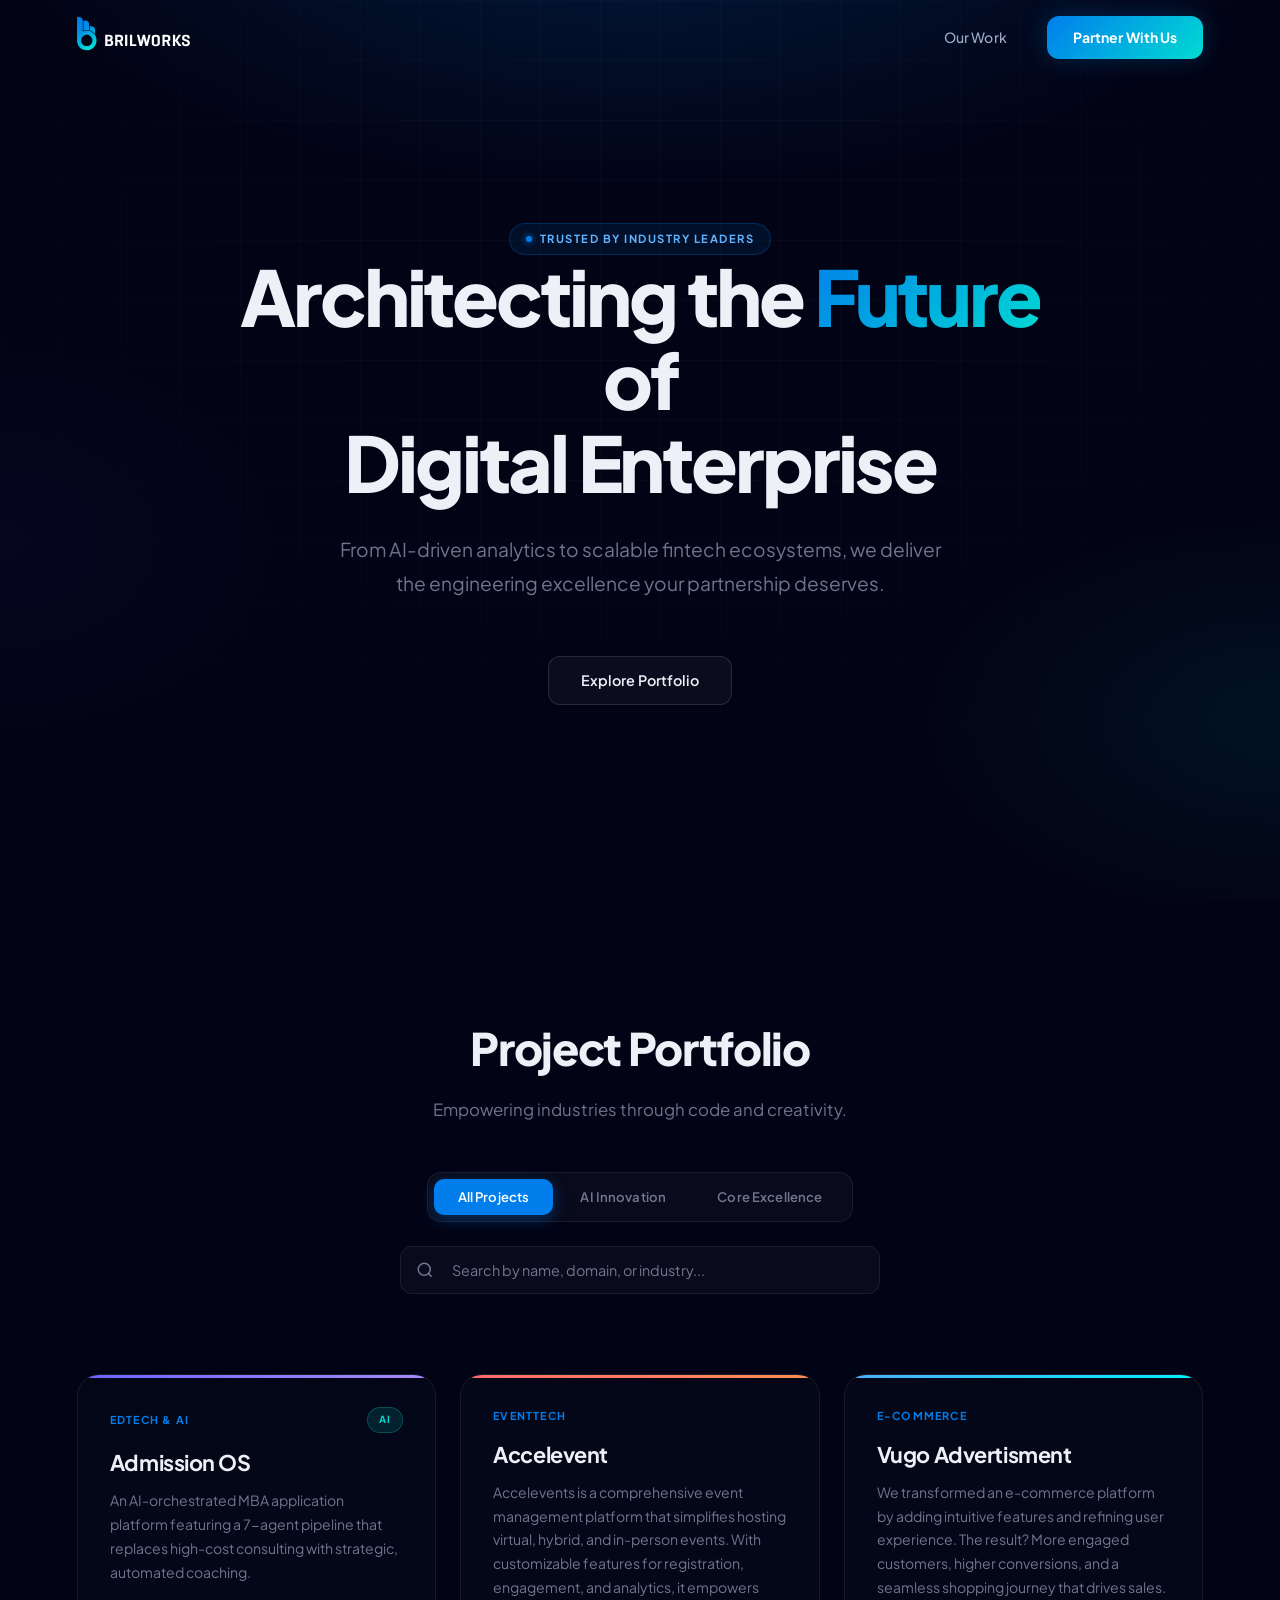
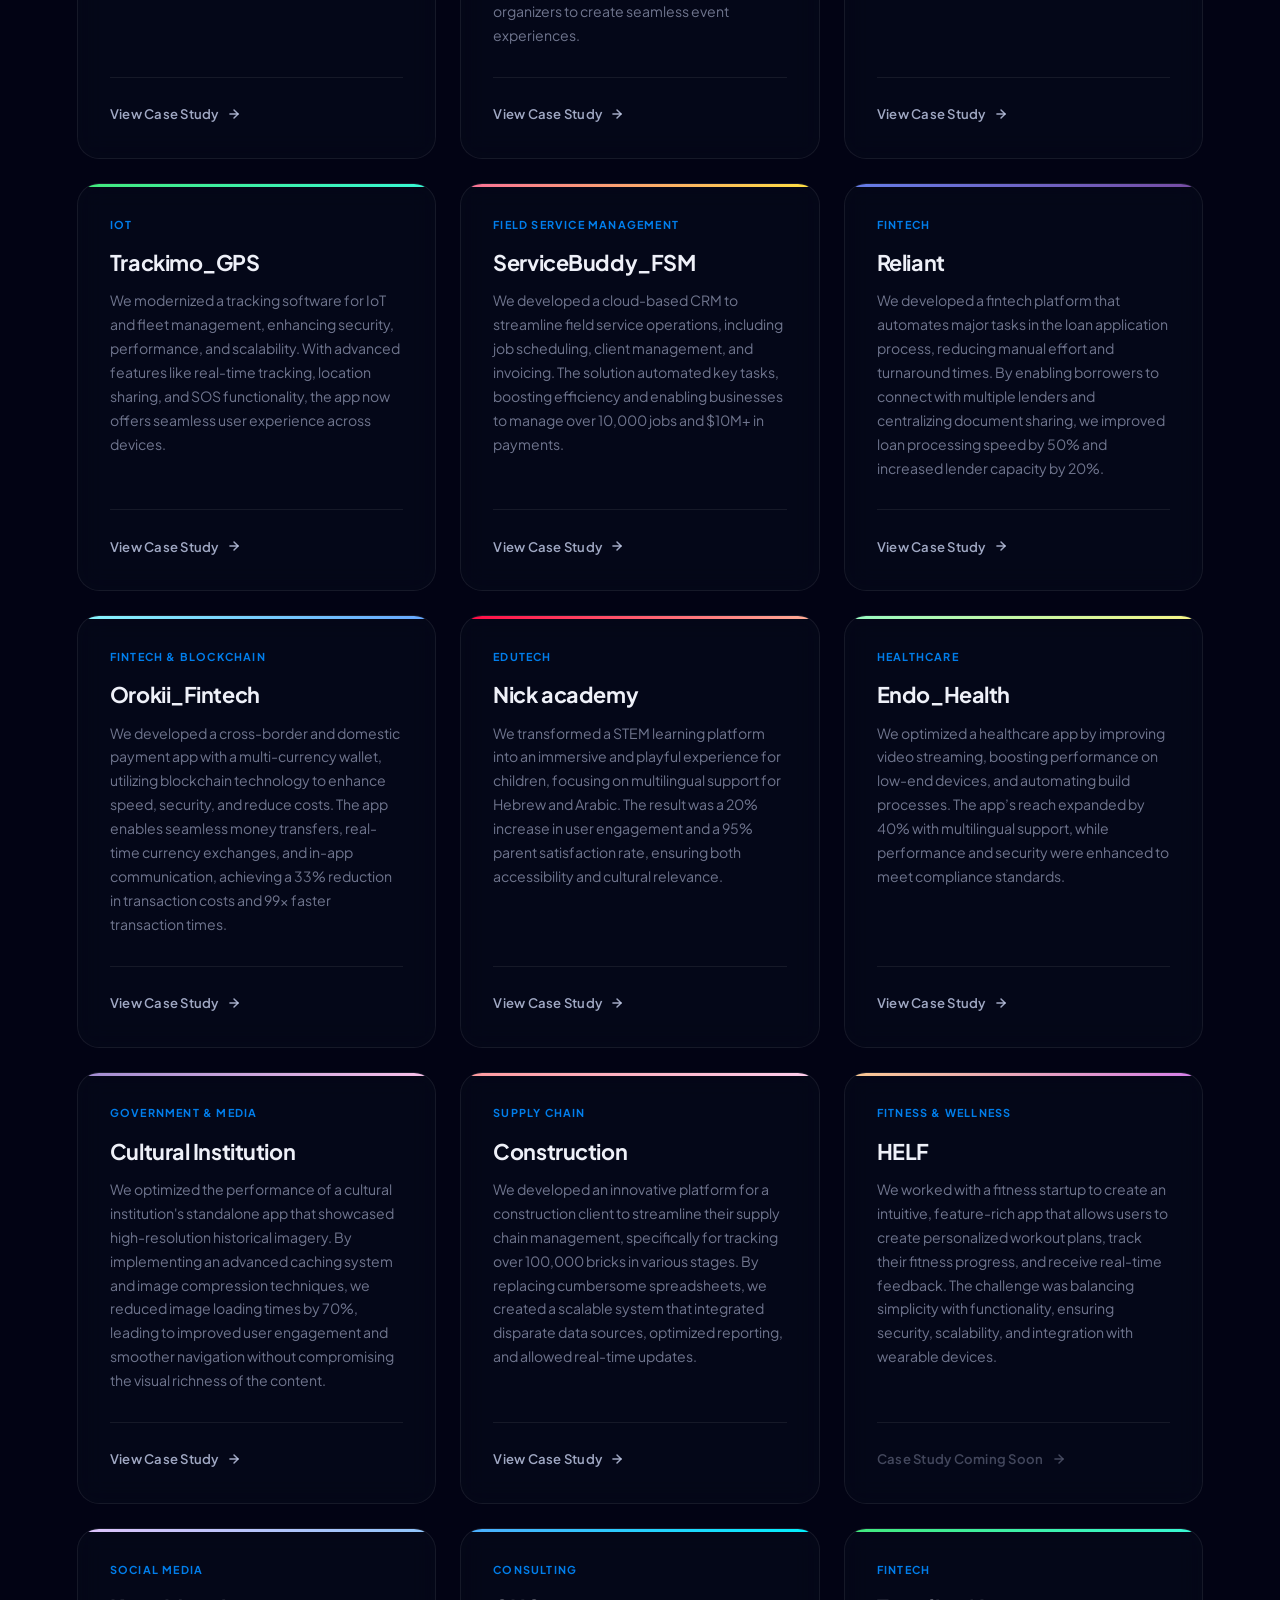
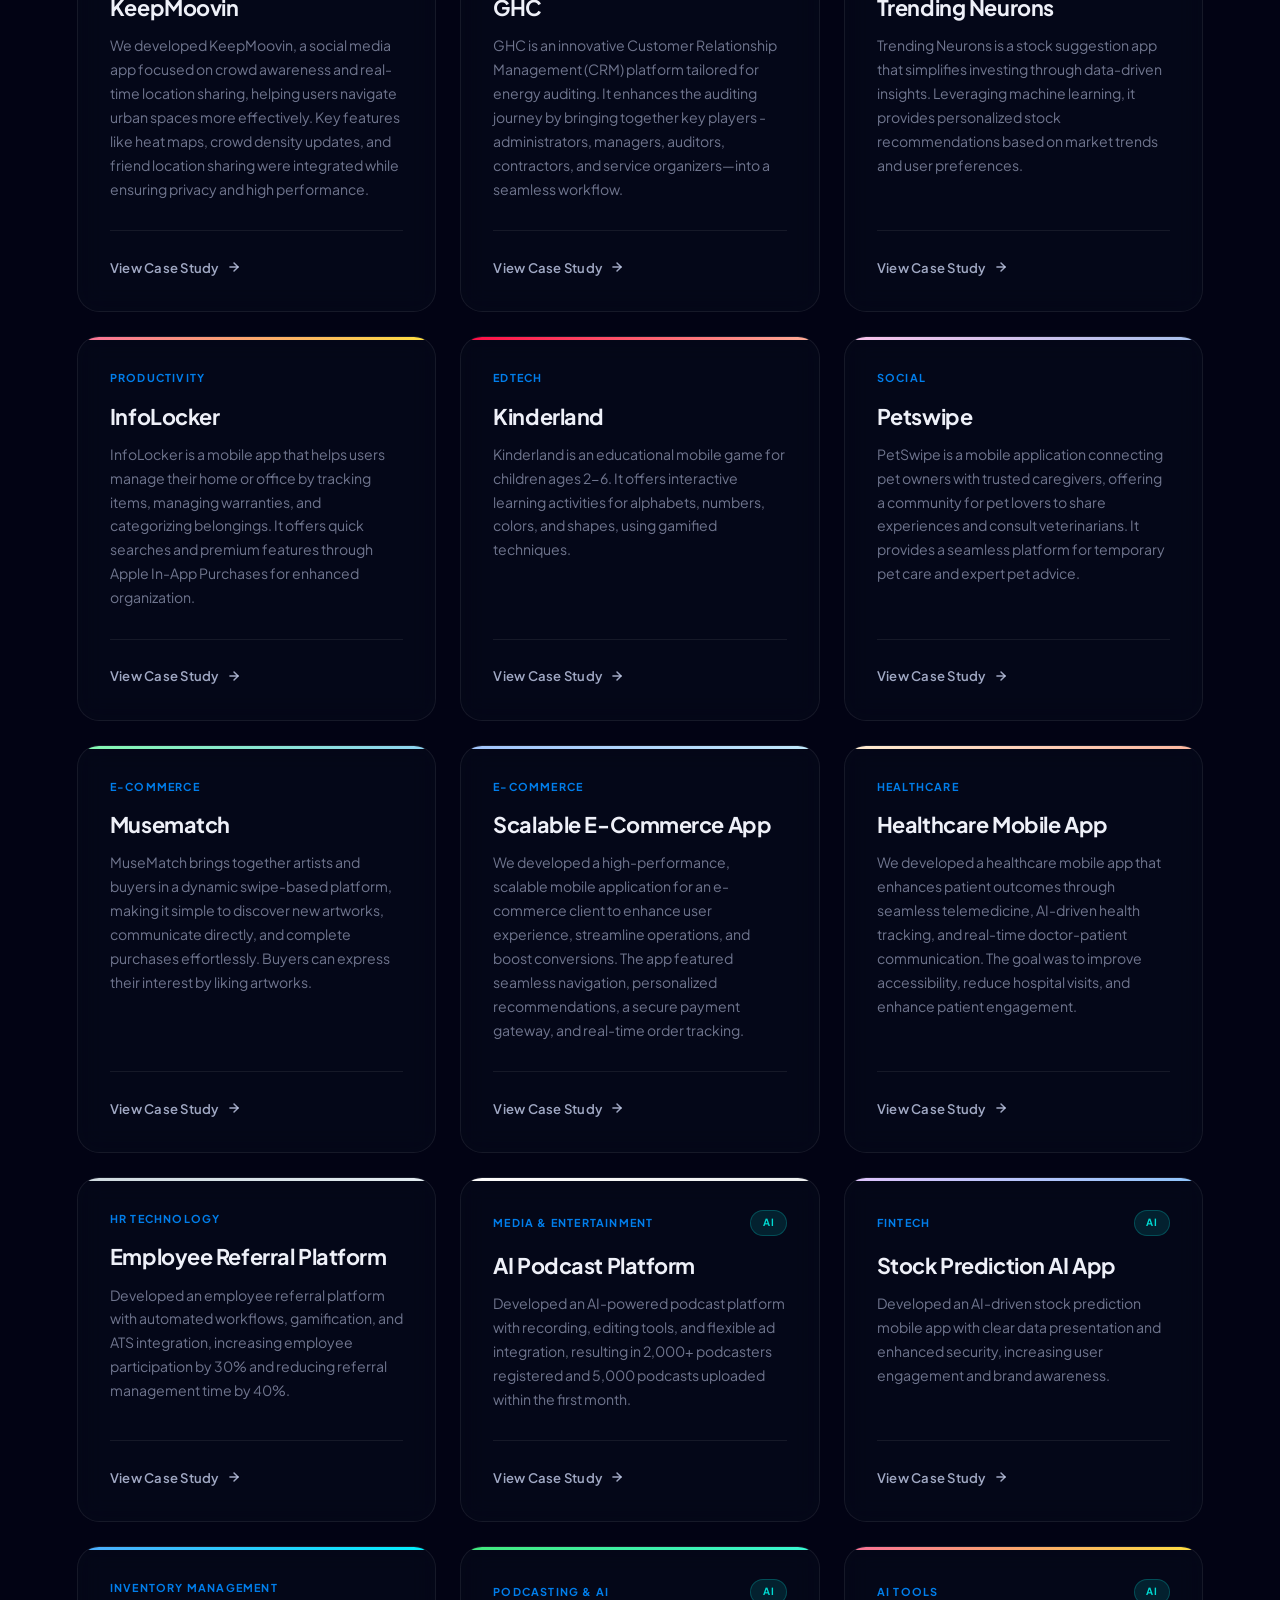
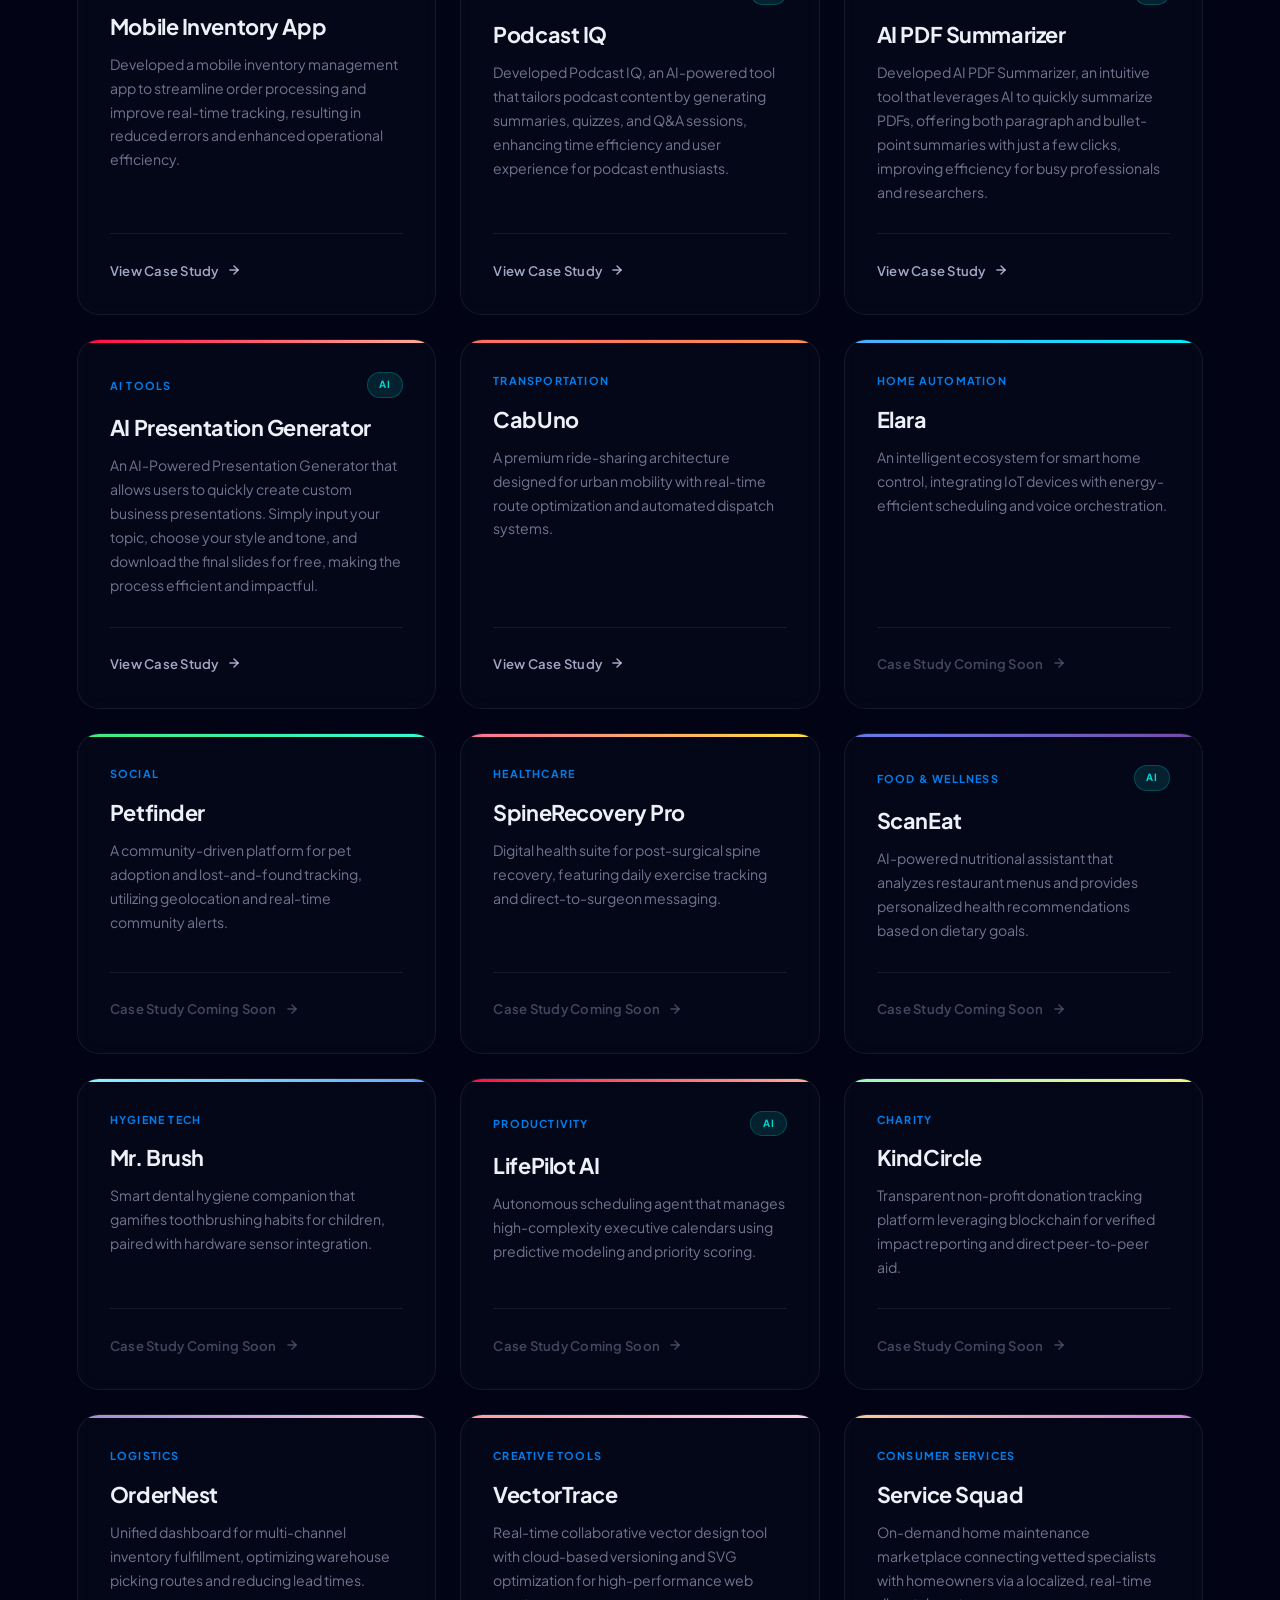
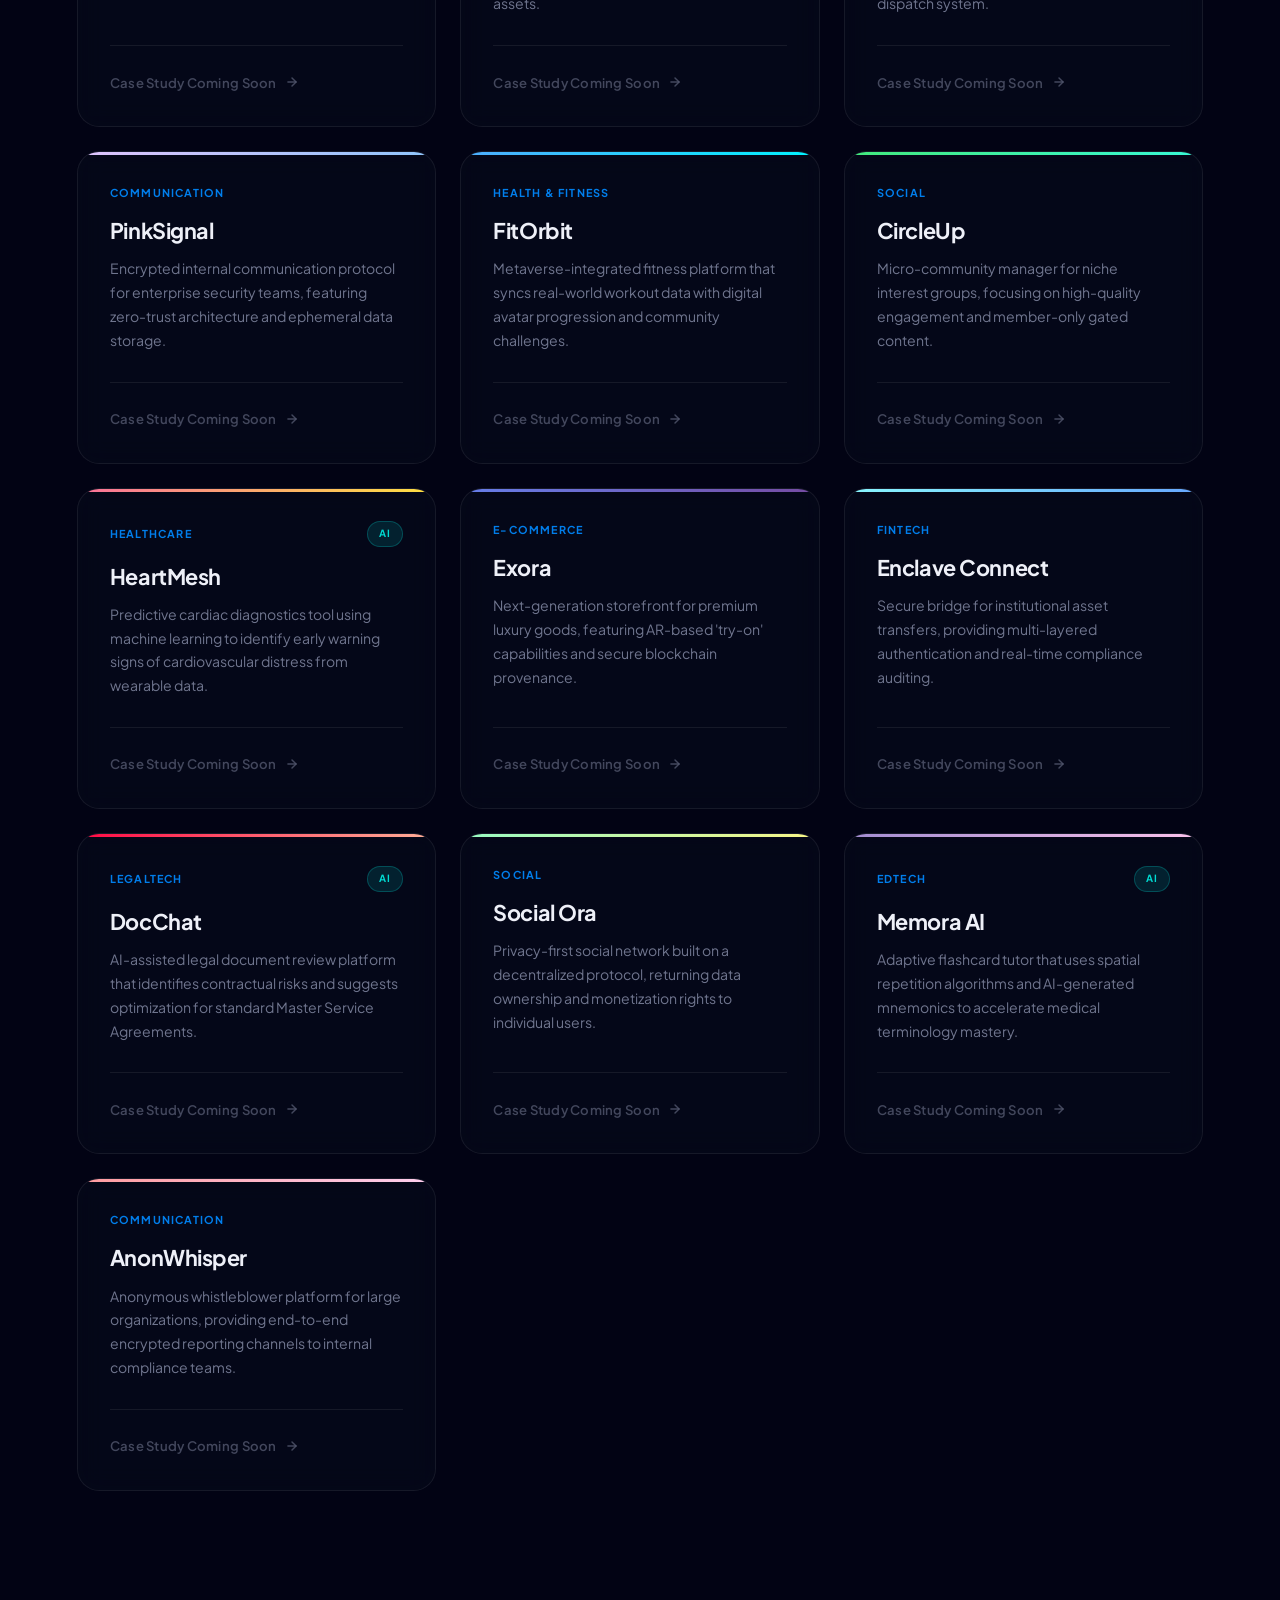
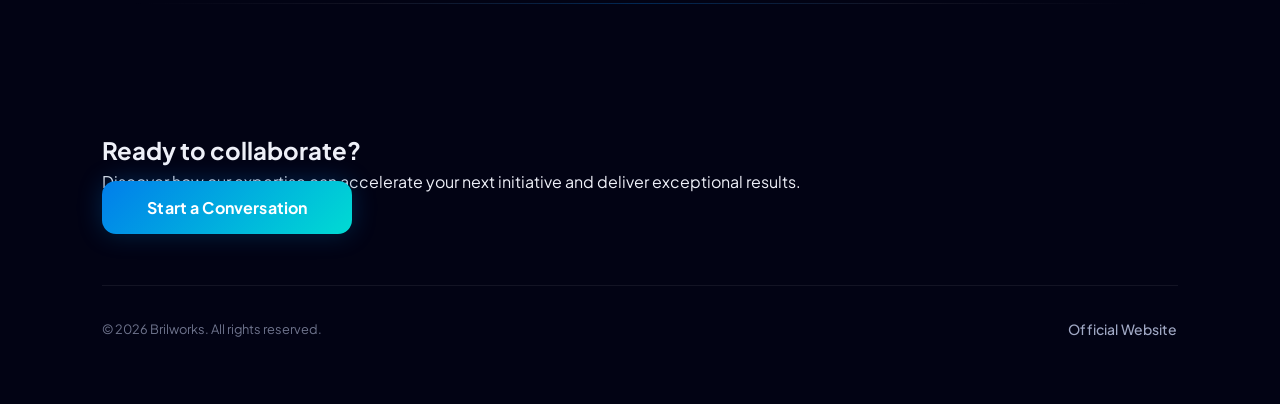
<file: index.html>
<!DOCTYPE html>
<html lang="en">
<head>
    <meta charset="UTF-8">
    <meta name="viewport" content="width=device-width, initial-scale=1.0">
    <title>Brilworks | Premium Partner Portfolio</title>
    <meta name="description" content="Explore our extensive portfolio of tech projects across diverse domains. Partner with us for innovative digital solutions.">
    <link rel="stylesheet" href="css/style.css">
</head>
<body>
    <div class="bg-vignette"></div>
    <div class="bg-grid"></div>
    
    <nav class="navbar">
        <div class="logo">
            <img src="logo-white.svg" alt="Brilworks" class="nav-logo">
        </div>
        <div class="nav-links">
            <a href="#portfolio" class="nav-item">Our Work</a>
            <a href="https://www.brilworks.com/contact-us/" target="_blank" class="btn-primary">Partner With Us</a>
        </div>
    </nav>

    <header class="hero">
        <div class="hero-content">
            <span class="badge">TRUSTED BY INDUSTRY LEADERS</span>
            <h1>Architecting the <span class="highlight">Future</span> of <br>Digital Enterprise</h1>
            <p>From AI-driven analytics to scalable fintech ecosystems, we deliver the engineering excellence your partnership deserves.</p>
            <div class="hero-actions">
                <a href="#portfolio" class="btn-secondary">Explore Portfolio</a>
            </div>
        </div>
    </header>

    <main id="portfolio" class="portfolio-section">
        <div class="section-header">
            <h2>Project Portfolio</h2>
            <p>Empowering industries through code and creativity.</p>
            <div class="controls">
                <div class="tabs-container">
                    <button class="tab-btn active" data-tab="all">All Projects</button>
                    <button class="tab-btn" data-tab="ai">AI Innovation</button>
                    <button class="tab-btn" data-tab="core">Core Excellence</button>
                </div>
                <div class="search-box">
                    <svg viewBox="0 0 24 24" fill="none" stroke="currentColor" stroke-width="2"><circle cx="11" cy="11" r="8"></circle><line x1="21" y1="21" x2="16.65" y2="16.65"></line></svg>
                    <input type="text" id="search-input" placeholder="Search by name, domain, or industry...">
                </div>
            </div>
        </div>

        <div class="grid" id="portfolio-grid">
            <!-- Project cards injected by JS -->
        </div>
    </main>

    <footer id="contact">
        <div class="footer-content">
            <h2>Ready to collaborate?</h2>
            <p>Discover how our expertise can accelerate your next initiative and deliver exceptional results.</p>
            <a href="https://www.brilworks.com/contact-us/" target="_blank" class="btn-primary btn-large">Start a Conversation</a>
        </div>
        <div class="footer-bottom">
            <p>&copy; 2026 Brilworks. All rights reserved.</p>
            <div class="footer-links">
                <a href="https://www.brilworks.com/" target="_blank" class="nav-item">Official Website</a>
            </div>
        </div>
    </footer>

    <script src="js/data.js"></script>
    <script src="js/script.js"></script>
</body>
</html>
</file>
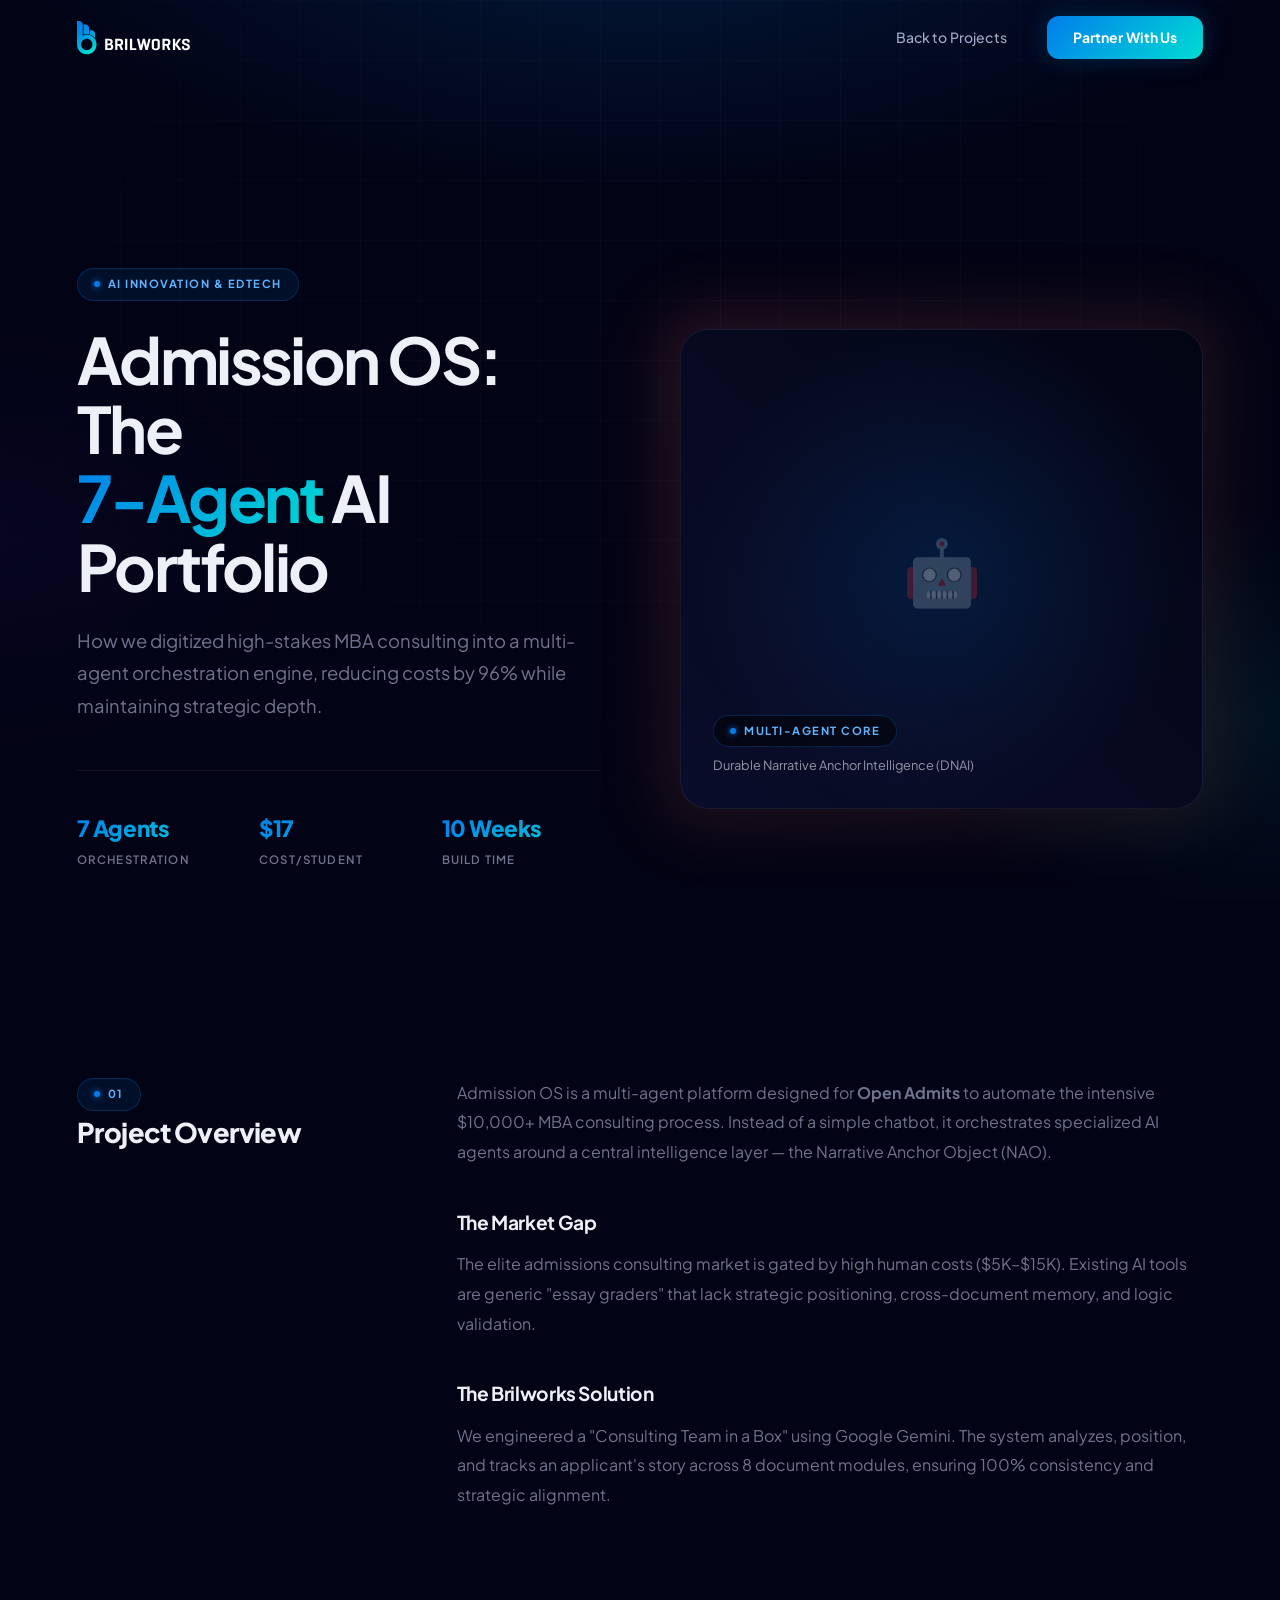
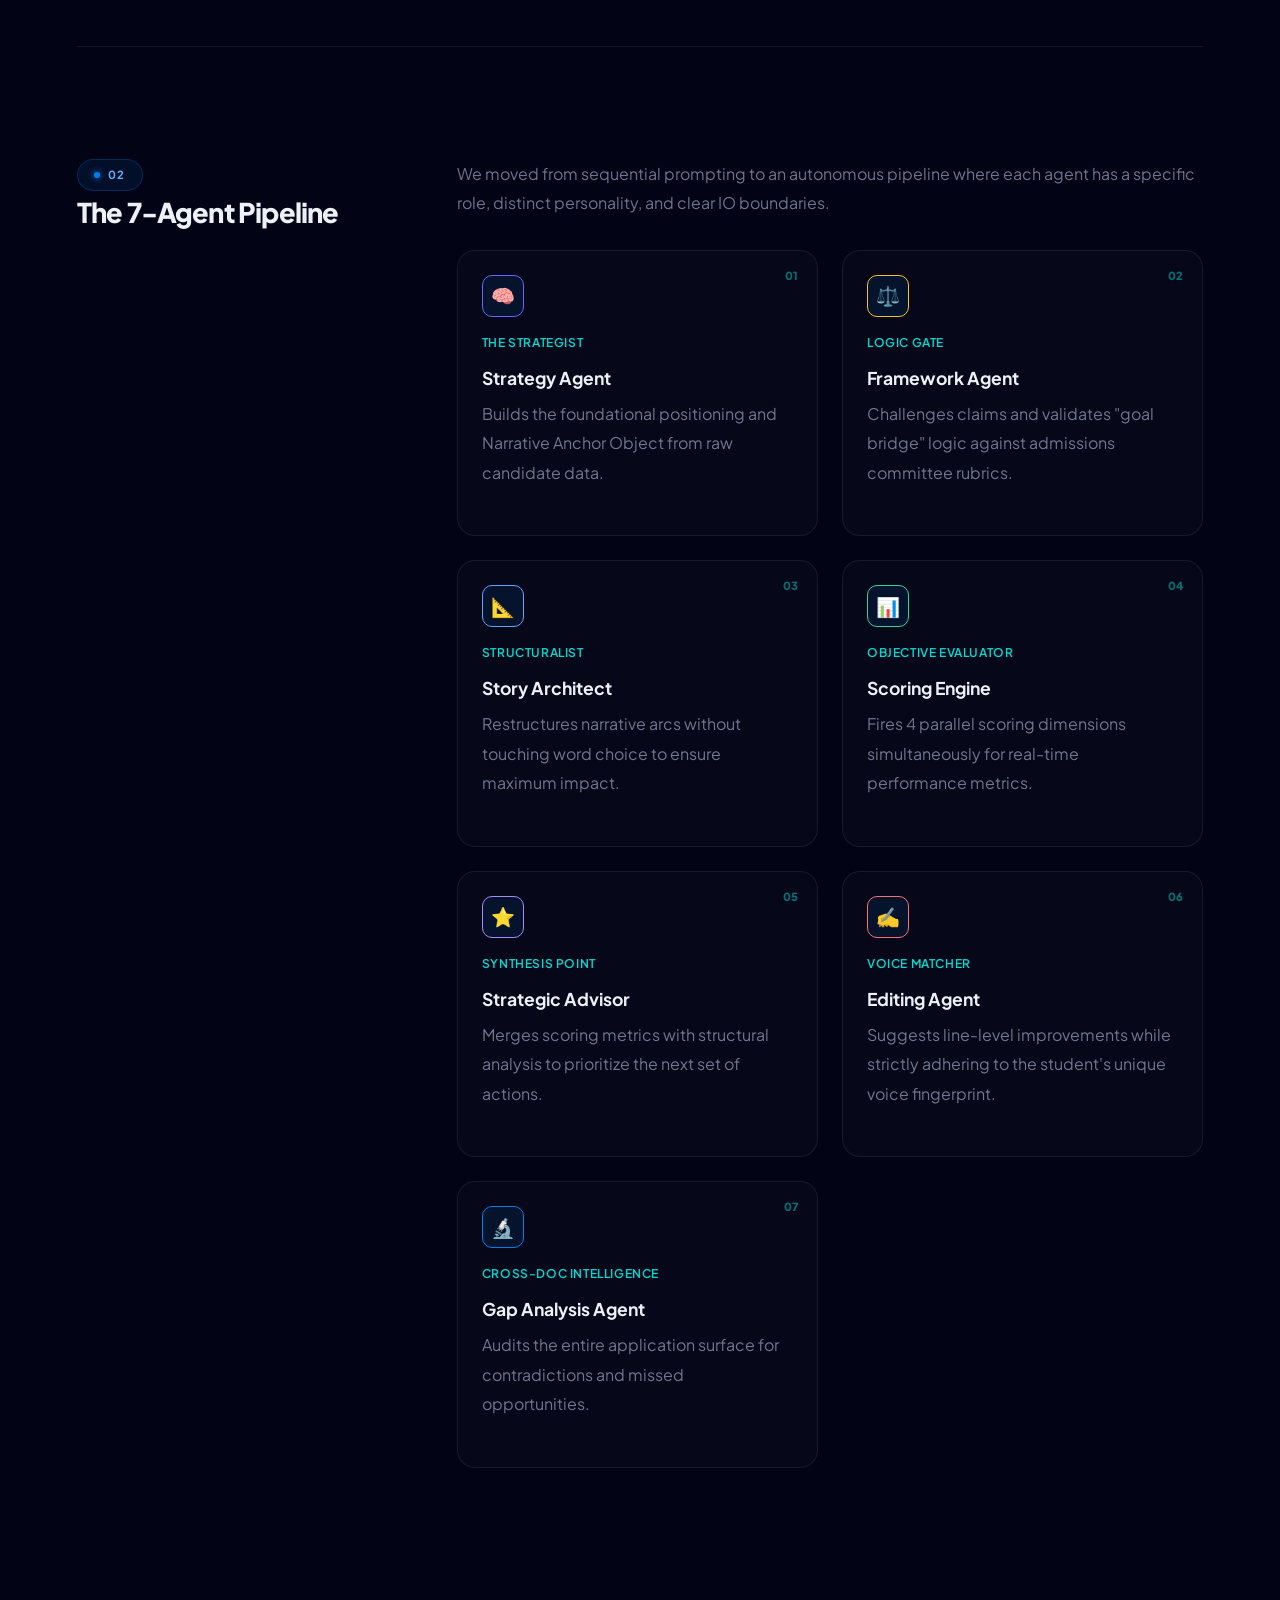
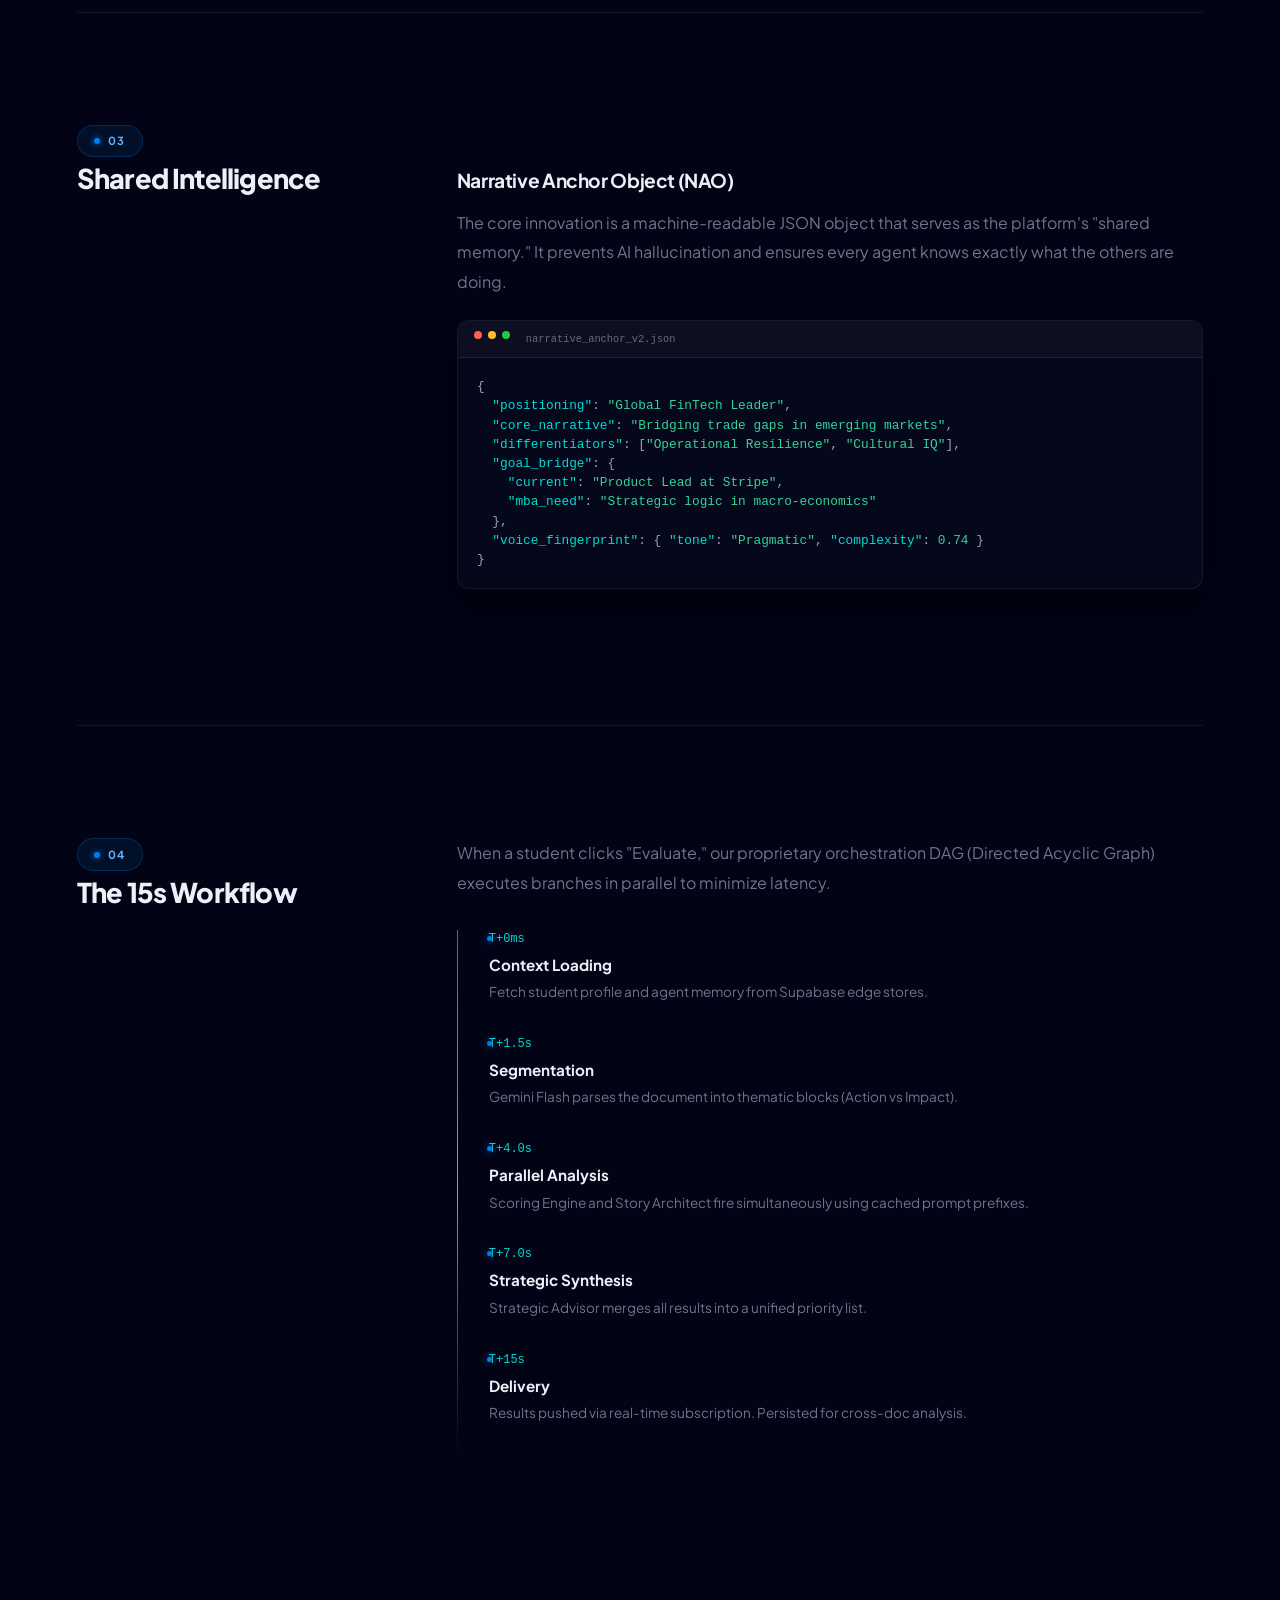
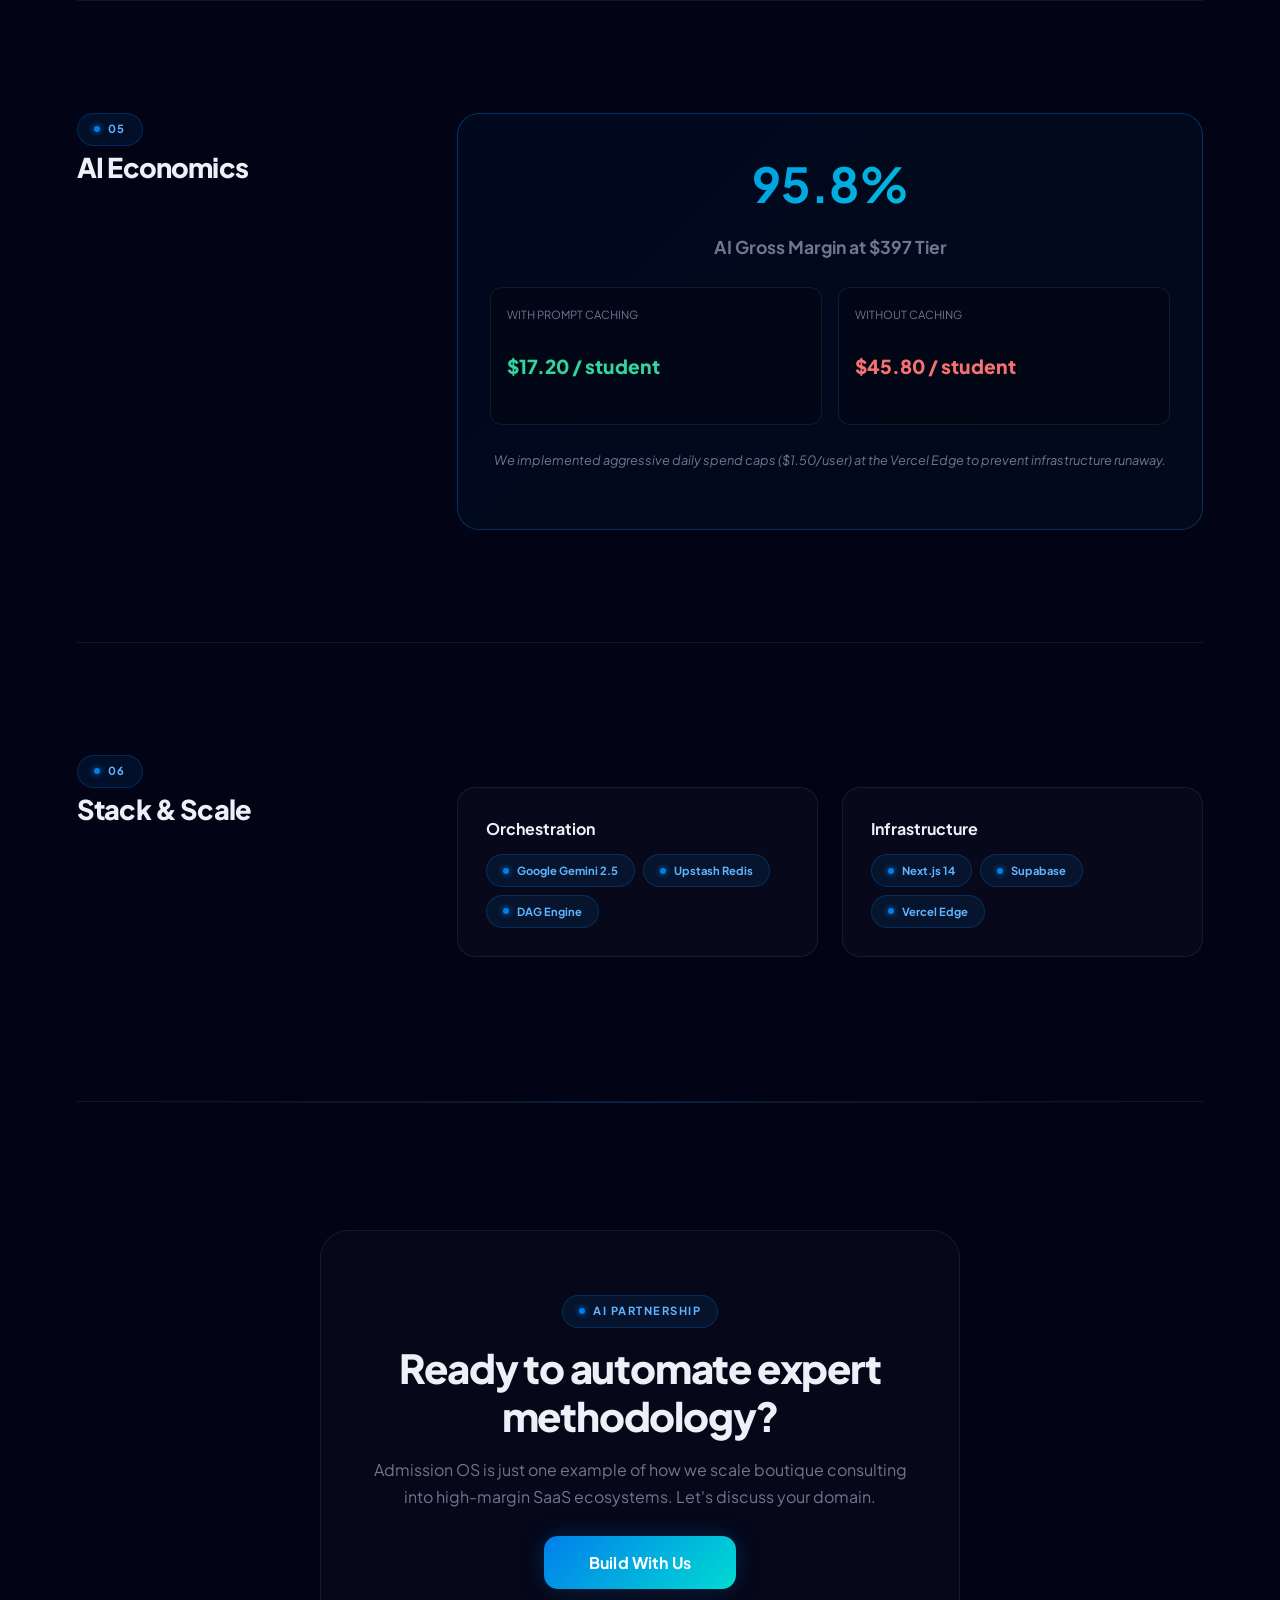
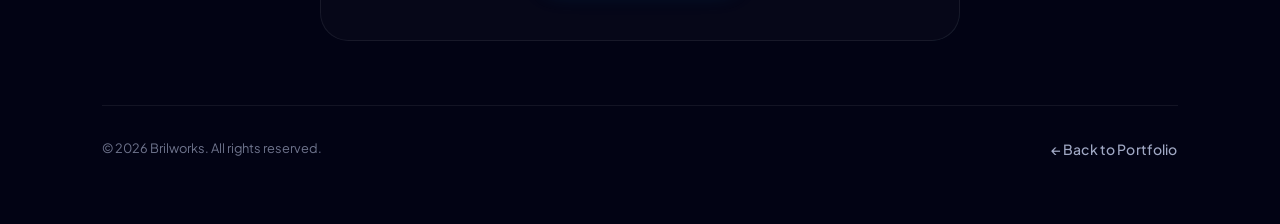
<file: admission-os.html>
<!DOCTYPE html>
<html lang="en">
<head>
    <meta charset="UTF-8">
    <meta name="viewport" content="width=device-width, initial-scale=1.0">
    <title>Admission OS Case Study | Brilworks Portfolio</title>
    <link rel="stylesheet" href="css/style.css">
    <style>
        /* Custom tweaks for Admission OS unique features */
        .agent-pipeline {
            display: grid;
            grid-template-columns: repeat(auto-fit, minmax(280px, 1fr));
            gap: 1.5rem;
            margin: 2rem 0;
        }
        .agent-card {
            background: rgba(255,255,255,0.02);
            border: 1px solid var(--border);
            border-radius: 18px;
            padding: 1.5rem;
            position: relative;
            transition: all var(--transition);
        }
        .agent-card:hover {
            background: var(--bg-card-hover);
            border-color: var(--accent);
            transform: translateY(-5px);
        }
        .agent-id {
            position: absolute;
            top: 1rem;
            right: 1.2rem;
            font-size: 0.7rem;
            font-weight: 800;
            color: var(--accent-alt);
            opacity: 0.5;
        }
        .agent-icon {
            width: 42px;
            height: 42px;
            border-radius: 10px;
            display: flex;
            align-items: center;
            justify-content: center;
            font-size: 1.2rem;
            margin-bottom: 1rem;
            background: rgba(1, 126, 235, 0.1);
            border: 1px solid rgba(1, 126, 235, 0.2);
        }
        .agent-card h5 {
            font-size: 1.1rem;
            margin-bottom: 0.4rem;
            color: var(--text-main);
        }
        .agent-role {
            font-size: 0.75rem;
            font-weight: 600;
            color: var(--accent-alt);
            margin-bottom: 0.75rem;
            text-transform: uppercase;
            letter-spacing: 0.05em;
        }
        .agent-desc {
            font-size: 0.85rem;
            color: var(--text-dim);
            line-height: 1.6;
        }
        
        /* Execution Flow Vertical Timeline */
        .timeline-container {
            position: relative;
            padding-left: 2rem;
            margin: 2rem 0;
        }
        .timeline-container::before {
            content: '';
            position: absolute;
            left: 0;
            top: 0;
            bottom: 0;
            width: 1px;
            background: linear-gradient(to bottom, var(--accent), var(--accent-alt), transparent);
        }
        .timeline-item {
            position: relative;
            padding-bottom: 2rem;
        }
        .timeline-item::after {
            content: '';
            position: absolute;
            left: -2px;
            top: 6px;
            width: 5px;
            height: 5px;
            border-radius: 50%;
            background: var(--accent);
            box-shadow: 0 0 8px var(--accent);
        }
        .timeline-time {
            font-family: monospace;
            font-size: 0.75rem;
            color: var(--accent-alt);
            margin-bottom: 0.25rem;
        }
        .timeline-title {
            font-weight: 700;
            font-size: 0.95rem;
            margin-bottom: 0.25rem;
        }
        .timeline-desc {
            font-size: 0.85rem;
            color: var(--text-dim);
        }

        /* NAO Code Block Window */
        .code-window {
            background: #05071a;
            border: 1px solid var(--border);
            border-radius: 12px;
            overflow: hidden;
            margin: 1.5rem 0;
            font-family: 'JetBrains Mono', 'Fira Code', monospace;
            box-shadow: 0 20px 40px rgba(0,0,0,0.4);
        }
        .code-header {
            background: rgba(255,255,255,0.03);
            padding: 0.6rem 1rem;
            border-bottom: 1px solid var(--border);
            display: flex;
            gap: 6px;
        }
        .code-dot { width: 8px; height: 8px; border-radius: 50%; }
        .code-content {
            padding: 1.2rem;
            font-size: 0.8rem;
            line-height: 1.5;
            color: #9BA3B5;
            overflow-x: auto;
        }
        .code-key { color: var(--accent-alt); }
        .code-val { color: #34D399; }
        
        .economics-card {
            background: linear-gradient(135deg, rgba(1, 126, 235, 0.05), rgba(0, 219, 211, 0.03));
            border: 1px solid var(--border-hover);
            border-radius: 22px;
            padding: 2rem;
            text-align: center;
        }
        
        .full-width-image-placeholder {
            width: 100%;
            height: 400px;
            background: linear-gradient(45deg, #0a0d2a 0%, #030514 100%);
            border-radius: 28px;
            display: flex;
            align-items: center;
            justify-content: center;
            position: relative;
            overflow: hidden;
            margin: 2rem 0;
            border: 1px solid var(--border);
        }
        .full-width-image-placeholder::before {
            content: '';
            position: absolute;
            inset: 0;
            background: radial-gradient(circle at center, rgba(1, 126, 235, 0.15) 0%, transparent 70%);
        }
        .placeholder-icon {
            font-size: 4rem;
            opacity: 0.3;
            z-index: 1;
        }
    </style>
</head>
<body>
    <div class="bg-vignette"></div>
    <div class="bg-grid"></div>

    <nav class="navbar" id="navbar">
        <div class="logo">
            <a href="index.html" style="text-decoration: none; display: flex; align-items: center; gap: 0.8rem;">
                <img src="logo-white.svg" alt="Brilworks" class="nav-logo">
            </a>
        </div>
        <div class="nav-links">
            <a href="index.html#portfolio" class="nav-item">Back to Projects</a>
            <a href="https://www.brilworks.com/contact-us/" target="_blank" class="btn-primary">Partner With Us</a>
        </div>
    </nav>

    <main class="portfolio-section" style="padding-bottom: 0;">
        <!-- HERO SECTION -->
        <section class="case-study-hero">
            <div class="hero-text">
                <span class="badge">AI Innovation & EdTech</span>
                <h1 style="font-size: clamp(2.5rem,5vw,4.2rem); line-height: 1.08; margin: 1.5rem 0; letter-spacing:-0.04em;">Admission OS: The <br><span class="highlight">7-Agent</span> AI Portfolio</h1>
                <p style="font-size: 1.15rem; color: var(--text-dim); margin-bottom: 3rem; line-height:1.75; max-width: 600px;">How we digitized high-stakes MBA consulting into a multi-agent orchestration engine, reducing costs by 96% while maintaining strategic depth.</p>
                
                <div class="stats-grid">
                    <div class="stat-item">
                        <h4>7 Agents</h4>
                        <p>Orchestration</p>
                    </div>
                    <div class="stat-item">
                        <h4>$17</h4>
                        <p>Cost/Student</p>
                    </div>
                    <div class="stat-item">
                        <h4>10 Weeks</h4>
                        <p>Build Time</p>
                    </div>
                </div>
            </div>
            <div class="hero-image-container">
                <div class="full-width-image-placeholder" style="height: 480px; margin: 0;">
                    <div class="placeholder-icon">🤖</div>
                    <div style="position: absolute; bottom: 2rem; left: 2rem; text-align: left; z-index: 2;">
                        <div class="badge" style="margin-bottom: 0.5rem; background: rgba(0,0,0,0.5);">MULTI-AGENT CORE</div>
                        <p style="font-size: 0.8rem; opacity: 0.6;">Durable Narrative Anchor Intelligence (DNAI)</p>
                    </div>
                </div>
            </div>
        </section>

        <!-- OVERVIEW -->
        <section class="content-section">
            <div class="section-label">
                <span class="badge">01</span>
                <h3>Project Overview</h3>
            </div>
            <div class="details-content">
                <p>Admission OS is a multi-agent platform designed for <strong>Open Admits</strong> to automate the intensive $10,000+ MBA consulting process. Instead of a simple chatbot, it orchestrates specialized AI agents around a central intelligence layer — the Narrative Anchor Object (NAO).</p>
                
                <h4>The Market Gap</h4>
                <p>The elite admissions consulting market is gated by high human costs ($5K–$15K). Existing AI tools are generic "essay graders" that lack strategic positioning, cross-document memory, and logic validation.</p>
                
                <h4>The Brilworks Solution</h4>
                <p>We engineered a "Consulting Team in a Box" using Google Gemini. The system analyzes, position, and tracks an applicant's story across 8 document modules, ensuring 100% consistency and strategic alignment.</p>
            </div>
        </section>

        <!-- THE 7-AGENT PIPELINE -->
        <section class="content-section">
            <div class="section-label">
                <span class="badge">02</span>
                <h3>The 7-Agent Pipeline</h3>
            </div>
            <div class="details-content">
                <p>We moved from sequential prompting to an autonomous pipeline where each agent has a specific role, distinct personality, and clear IO boundaries.</p>
                
                <div class="agent-pipeline">
                    <!-- Agent 1 -->
                    <div class="agent-card">
                        <div class="agent-id">01</div>
                        <div class="agent-icon" style="border-color: #6C63FF; color: #6C63FF;">🧠</div>
                        <div class="agent-role">The Strategist</div>
                        <h5>Strategy Agent</h5>
                        <p class="agent-desc">Builds the foundational positioning and Narrative Anchor Object from raw candidate data.</p>
                    </div>
                    <!-- Agent 2 -->
                    <div class="agent-card">
                        <div class="agent-id">02</div>
                        <div class="agent-icon" style="border-color: #FBBF24; color: #FBBF24;">⚖️</div>
                        <div class="agent-role">Logic Gate</div>
                        <h5>Framework Agent</h5>
                        <p class="agent-desc">Challenges claims and validates "goal bridge" logic against admissions committee rubrics.</p>
                    </div>
                    <!-- Agent 3 -->
                    <div class="agent-card">
                        <div class="agent-id">03</div>
                        <div class="agent-icon" style="border-color: #60A5FA; color: #60A5FA;">📐</div>
                        <div class="agent-role">Structuralist</div>
                        <h5>Story Architect</h5>
                        <p class="agent-desc">Restructures narrative arcs without touching word choice to ensure maximum impact.</p>
                    </div>
                    <!-- Agent 4 -->
                    <div class="agent-card">
                        <div class="agent-id">04</div>
                        <div class="agent-icon" style="border-color: #34D399; color: #34D399;">📊</div>
                        <div class="agent-role">Objective Evaluator</div>
                        <h5>Scoring Engine</h5>
                        <p class="agent-desc">Fires 4 parallel scoring dimensions simultaneously for real-time performance metrics.</p>
                    </div>
                    <!-- Agent 5 -->
                    <div class="agent-card">
                        <div class="agent-id">05</div>
                        <div class="agent-icon" style="border-color: #A78BFA; color: #A78BFA;">⭐</div>
                        <div class="agent-role">Synthesis Point</div>
                        <h5>Strategic Advisor</h5>
                        <p class="agent-desc">Merges scoring metrics with structural analysis to prioritize the next set of actions.</p>
                    </div>
                    <!-- Agent 6 -->
                    <div class="agent-card">
                        <div class="agent-id">06</div>
                        <div class="agent-icon" style="border-color: #F87171; color: #F87171;">✍️</div>
                        <div class="agent-role">Voice Matcher</div>
                        <h5>Editing Agent</h5>
                        <p class="agent-desc">Suggests line-level improvements while strictly adhering to the student's unique voice fingerprint.</p>
                    </div>
                    <!-- Agent 7 -->
                    <div class="agent-card">
                        <div class="agent-id">07</div>
                        <div class="agent-icon" style="border-color: #017eeb; color: #017eeb;">🔬</div>
                        <div class="agent-role">Cross-Doc Intelligence</div>
                        <h5>Gap Analysis Agent</h5>
                        <p class="agent-desc">Audits the entire application surface for contradictions and missed opportunities.</p>
                    </div>
                </div>
            </div>
        </section>

        <!-- THE BRAIN: NAO -->
        <section class="content-section">
            <div class="section-label">
                <span class="badge">03</span>
                <h3>Shared Intelligence</h3>
            </div>
            <div class="details-content">
                <h4>Narrative Anchor Object (NAO)</h4>
                <p>The core innovation is a machine-readable JSON object that serves as the platform's "shared memory." It prevents AI hallucination and ensures every agent knows exactly what the others are doing.</p>
                
                <div class="code-window">
                    <div class="code-header">
                        <div class="code-dot" style="background:#ff5f56"></div>
                        <div class="code-dot" style="background:#ffbd2e"></div>
                        <div class="code-dot" style="background:#27c93f"></div>
                        <span style="font-size:0.65rem; opacity:0.4; margin-left: 10px;">narrative_anchor_v2.json</span>
                    </div>
                    <div class="code-content">
                        {<br>
                        &nbsp;&nbsp;<span class="code-key">"positioning"</span>: <span class="code-val">"Global FinTech Leader"</span>,<br>
                        &nbsp;&nbsp;<span class="code-key">"core_narrative"</span>: <span class="code-val">"Bridging trade gaps in emerging markets"</span>,<br>
                        &nbsp;&nbsp;<span class="code-key">"differentiators"</span>: [<span class="code-val">"Operational Resilience"</span>, <span class="code-val">"Cultural IQ"</span>],<br>
                        &nbsp;&nbsp;<span class="code-key">"goal_bridge"</span>: {<br>
                        &nbsp;&nbsp;&nbsp;&nbsp;<span class="code-key">"current"</span>: <span class="code-val">"Product Lead at Stripe"</span>,<br>
                        &nbsp;&nbsp;&nbsp;&nbsp;<span class="code-key">"mba_need"</span>: <span class="code-val">"Strategic logic in macro-economics"</span><br>
                        &nbsp;&nbsp;},<br>
                        &nbsp;&nbsp;<span class="code-key">"voice_fingerprint"</span>: { <span class="code-key">"tone"</span>: <span class="code-val">"Pragmatic"</span>, <span class="code-key">"complexity"</span>: <span class="code-val">0.74</span> }<br>
                        }
                    </div>
                </div>
            </div>
        </section>

        <!-- EXECUTION FLOW -->
        <section class="content-section">
            <div class="section-label">
                <span class="badge">04</span>
                <h3>The 15s Workflow</h3>
            </div>
            <div class="details-content">
                <p>When a student clicks "Evaluate," our proprietary orchestration DAG (Directed Acyclic Graph) executes branches in parallel to minimize latency.</p>
                
                <div class="timeline-container">
                    <div class="timeline-item">
                        <div class="timeline-time">T+0ms</div>
                        <div class="timeline-title">Context Loading</div>
                        <div class="timeline-desc">Fetch student profile and agent memory from Supabase edge stores.</div>
                    </div>
                    <div class="timeline-item">
                        <div class="timeline-time">T+1.5s</div>
                        <div class="timeline-title">Segmentation</div>
                        <div class="timeline-desc">Gemini Flash parses the document into thematic blocks (Action vs Impact).</div>
                    </div>
                    <div class="timeline-item">
                        <div class="timeline-time">T+4.0s</div>
                        <div class="timeline-title">Parallel Analysis</div>
                        <div class="timeline-desc">Scoring Engine and Story Architect fire simultaneously using cached prompt prefixes.</div>
                    </div>
                    <div class="timeline-item">
                        <div class="timeline-time">T+7.0s</div>
                        <div class="timeline-title">Strategic Synthesis</div>
                        <div class="timeline-desc">Strategic Advisor merges all results into a unified priority list.</div>
                    </div>
                    <div class="timeline-item">
                        <div class="timeline-time">T+15s</div>
                        <div class="timeline-title">Delivery</div>
                        <div class="timeline-desc">Results pushed via real-time subscription. Persisted for cross-doc analysis.</div>
                    </div>
                </div>
            </div>
        </section>

        <!-- ECONOMICS -->
        <section class="content-section">
            <div class="section-label">
                <span class="badge">05</span>
                <h3>AI Economics</h3>
            </div>
            <div class="details-content">
                <div class="economics-card">
                    <h2 style="font-size: 3rem; margin-bottom: 0.5rem;" class="highlight">95.8%</h2>
                    <p style="font-size: 1.1rem; font-weight: 700; margin-bottom: 1.5rem;">AI Gross Margin at $397 Tier</p>
                    <div style="display: grid; grid-template-columns: 1fr 1fr; gap: 1rem; text-align: left;">
                        <div style="background: rgba(0,0,0,0.2); padding: 1rem; border-radius: 12px; border: 1px solid var(--border);">
                            <p style="font-size: 0.7rem; text-transform: uppercase; color: var(--text-dim);">With Prompt Caching</p>
                            <p style="font-size: 1.2rem; font-weight: 800; color: #34D399;">$17.20 / student</p>
                        </div>
                        <div style="background: rgba(0,0,0,0.2); padding: 1rem; border-radius: 12px; border: 1px solid var(--border);">
                            <p style="font-size: 0.7rem; text-transform: uppercase; color: var(--text-dim);">Without Caching</p>
                            <p style="font-size: 1.2rem; font-weight: 800; color: #F87171;">$45.80 / student</p>
                        </div>
                    </div>
                    <p style="font-size: 0.8rem; color: var(--text-dim); margin-top: 1.5rem; font-style: italic;">We implemented aggressive daily spend caps ($1.50/user) at the Vercel Edge to prevent infrastructure runaway.</p>
                </div>
            </div>
        </section>

        <!-- TECH STACK -->
        <section class="content-section">
            <div class="section-label">
                <span class="badge">06</span>
                <h3>Stack & Scale</h3>
            </div>
            <div class="details-content">
                <div class="feature-grid">
                    <div class="feature-card">
                        <h5>Orchestration</h5>
                        <div class="tech-tags" style="display: flex; flex-wrap: wrap; gap: 0.5rem; margin-top: 0.8rem;">
                            <span class="badge" style="letter-spacing: 0; text-transform: none;">Google Gemini 2.5</span>
                            <span class="badge" style="letter-spacing: 0; text-transform: none;">Upstash Redis</span>
                            <span class="badge" style="letter-spacing: 0; text-transform: none;">DAG Engine</span>
                        </div>
                    </div>
                    <div class="feature-card">
                        <h5>Infrastructure</h5>
                        <div class="tech-tags" style="display: flex; flex-wrap: wrap; gap: 0.5rem; margin-top: 0.8rem;">
                            <span class="badge" style="letter-spacing: 0; text-transform: none;">Next.js 14</span>
                            <span class="badge" style="letter-spacing: 0; text-transform: none;">Supabase</span>
                            <span class="badge" style="letter-spacing: 0; text-transform: none;">Vercel Edge</span>
                        </div>
                    </div>
                </div>
            </div>
        </section>

    </main>

    <footer id="contact">
        <div class="footer-cta-wrap fade-in-up">
            <span class="badge">AI Partnership</span>
            <h2>Ready to automate expert methodology?</h2>
            <p>Admission OS is just one example of how we scale boutique consulting into high-margin SaaS ecosystems. Let's discuss your domain.</p>
            <a href="https://www.brilworks.com/contact-us/" target="_blank" class="btn-primary btn-large">Build With Us</a>
        </div>
        <div class="footer-bottom">
            <p>&copy; 2026 Brilworks. All rights reserved.</p>
            <a href="index.html" class="nav-item">← Back to Portfolio</a>
        </div>
    </footer>

    <script>
        const navbar = document.getElementById('navbar');
        window.addEventListener('scroll', () => {
            navbar.classList.toggle('scrolled', window.scrollY > 30);
        }, { passive: true });

        const observer = new IntersectionObserver(entries => {
            entries.forEach(e => { if (e.isIntersecting) { e.target.classList.add('visible'); observer.unobserve(e.target); } });
        }, { threshold: 0.1 });
        document.querySelectorAll('.fade-in-up').forEach(el => observer.observe(el));
    </script>
</body>
</html>
</file>
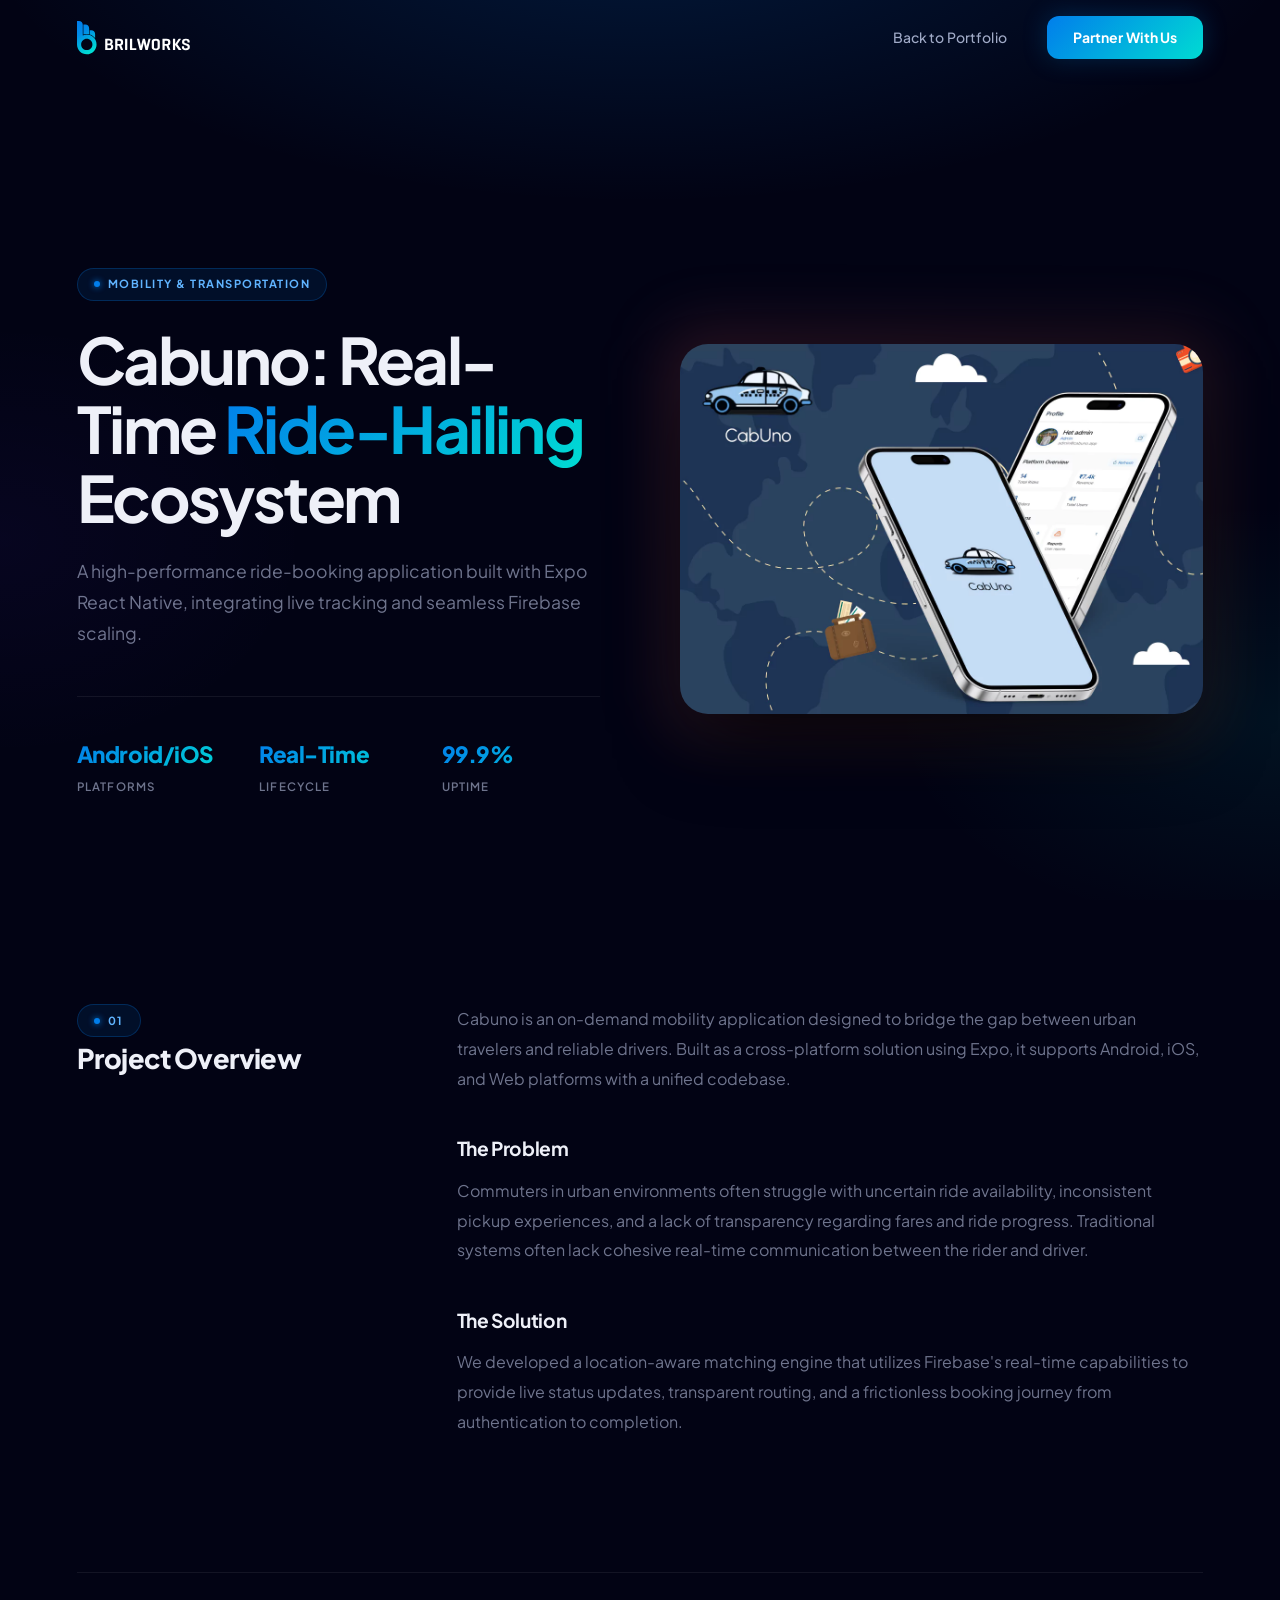
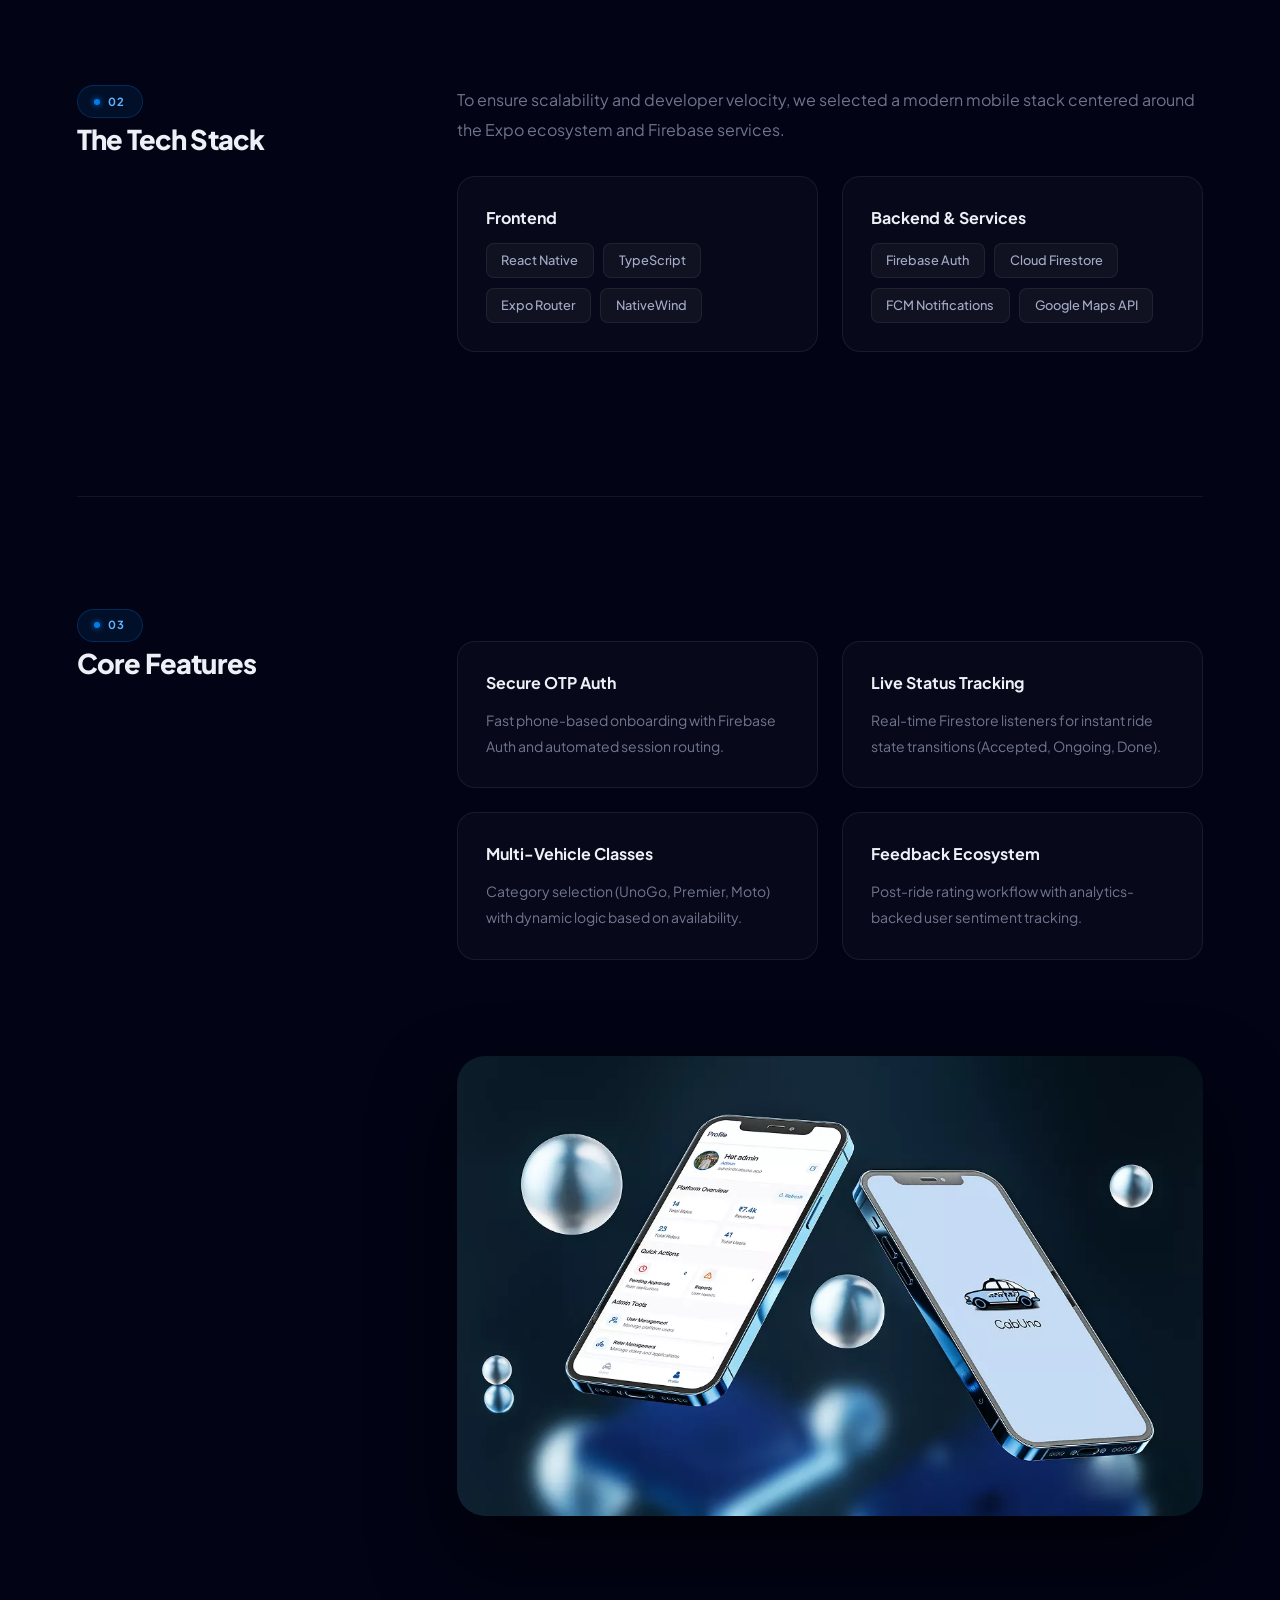
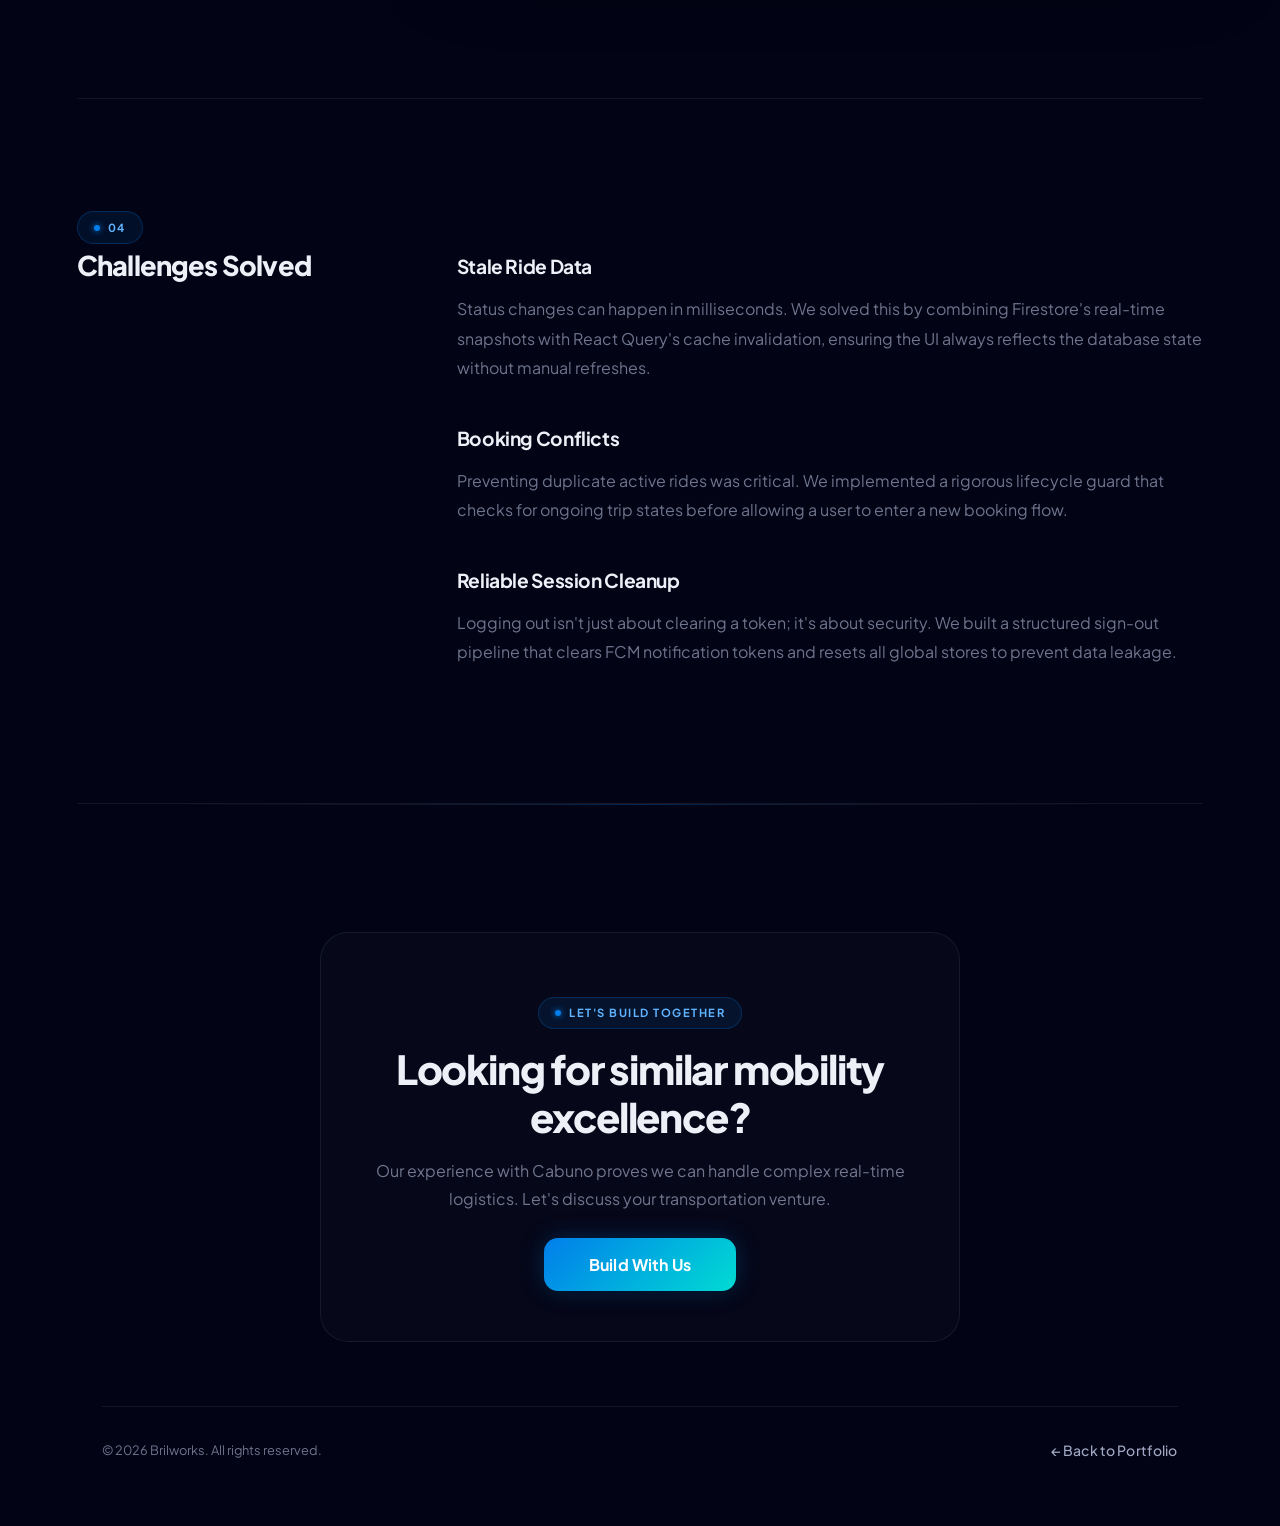
<file: cabuno-case-study.html>
<!DOCTYPE html>
<html lang="en">
<head>
    <meta charset="UTF-8">
    <meta name="viewport" content="width=device-width, initial-scale=1.0">
    <title>Cabuno Case Study | Brilworks Portfolio</title>
    <link rel="stylesheet" href="css/style.css">
</head>
<body>
    <div class="bg-vignette"></div>
    <nav class="navbar" id="navbar">
        <div class="logo">
            <a href="index.html" style="text-decoration: none; display: flex; align-items: center; gap: 0.8rem;">
                <img src="logo-white.svg" alt="Brilworks" class="nav-logo">
            </a>
        </div>
        <div class="nav-links">
            <a href="index.html#portfolio" class="nav-item">Back to Portfolio</a>
            <a href="https://www.brilworks.com/contact-us/" target="_blank" class="btn-primary">Partner With Us</a>
        </div>
    </nav>

    <main class="portfolio-section" style="padding-bottom: 0;">
        <!-- HERO SECTION -->
        <section class="case-study-hero">
            <div class="hero-text">
                <span class="badge">Mobility & Transportation</span>
                <h1 style="font-size: clamp(2.5rem,5vw,4.2rem); line-height: 1.08; margin: 1.5rem 0; letter-spacing:-0.04em;">Cabuno: Real-Time <span class="highlight">Ride-Hailing</span> Ecosystem</h1>
                <p style="font-size: 1.1rem; color: var(--text-dim); margin-bottom: 3rem; line-height:1.75;">A high-performance ride-booking application built with Expo React Native, integrating live tracking and seamless Firebase scaling.</p>
                
                <div class="stats-grid">
                    <div class="stat-item">
                        <h4>Android/iOS</h4>
                        <p>Platforms</p>
                    </div>
                    <div class="stat-item">
                        <h4>Real-Time</h4>
                        <p>Lifecycle</p>
                    </div>
                    <div class="stat-item">
                        <h4>99.9%</h4>
                        <p>Uptime</p>
                    </div>
                </div>
            </div>
            <div class="hero-image-container">
                <img src="assets/cabuno-hero.png" alt="Cabuno App Interface">
            </div>
        </section>

        <!-- OVERVIEW -->
        <section class="content-section">
            <div class="section-label">
                <span class="badge">01</span>
                <h3>Project Overview</h3>
            </div>
            <div class="details-content">
                <p>Cabuno is an on-demand mobility application designed to bridge the gap between urban travelers and reliable drivers. Built as a cross-platform solution using Expo, it supports Android, iOS, and Web platforms with a unified codebase.</p>
                <h4>The Problem</h4>
                <p>Commuters in urban environments often struggle with uncertain ride availability, inconsistent pickup experiences, and a lack of transparency regarding fares and ride progress. Traditional systems often lack cohesive real-time communication between the rider and driver.</p>
                <h4>The Solution</h4>
                <p>We developed a location-aware matching engine that utilizes Firebase's real-time capabilities to provide live status updates, transparent routing, and a frictionless booking journey from authentication to completion.</p>
            </div>
        </section>

        <!-- TECH STACK -->
        <section class="content-section">
            <div class="section-label">
                <span class="badge">02</span>
                <h3>The Tech Stack</h3>
            </div>
            <div class="details-content">
                <p>To ensure scalability and developer velocity, we selected a modern mobile stack centered around the Expo ecosystem and Firebase services.</p>
                <div class="feature-grid">
                    <div class="feature-card">
                        <h5>Frontend</h5>
                        <div class="tech-tags">
                            <span class="tech-tag">React Native</span>
                            <span class="tech-tag">TypeScript</span>
                            <span class="tech-tag">Expo Router</span>
                            <span class="tech-tag">NativeWind</span>
                        </div>
                    </div>
                    <div class="feature-card">
                        <h5>Backend & Services</h5>
                        <div class="tech-tags">
                            <span class="tech-tag">Firebase Auth</span>
                            <span class="tech-tag">Cloud Firestore</span>
                            <span class="tech-tag">FCM Notifications</span>
                            <span class="tech-tag">Google Maps API</span>
                        </div>
                    </div>
                </div>
            </div>
        </section>

        <!-- KEY FEATURES -->
        <section class="content-section">
            <div class="section-label">
                <span class="badge">03</span>
                <h3>Core Features</h3>
            </div>
            <div class="details-content">
                <div class="feature-grid">
                    <div class="feature-card">
                        <h5>Secure OTP Auth</h5>
                        <p style="font-size: 0.9rem;">Fast phone-based onboarding with Firebase Auth and automated session routing.</p>
                    </div>
                    <div class="feature-card">
                        <h5>Live Status Tracking</h5>
                        <p style="font-size: 0.9rem;">Real-time Firestore listeners for instant ride state transitions (Accepted, Ongoing, Done).</p>
                    </div>
                    <div class="feature-card">
                        <h5>Multi-Vehicle Classes</h5>
                        <p style="font-size: 0.9rem;">Category selection (UnoGo, Premier, Moto) with dynamic logic based on availability.</p>
                    </div>
                    <div class="feature-card">
                        <h5>Feedback Ecosystem</h5>
                        <p style="font-size: 0.9rem;">Post-ride rating workflow with analytics-backed user sentiment tracking.</p>
                    </div>
                </div>
                <img src="assets/cabuno-mockup-2.png" alt="Cabuno Features" class="full-width-image">
            </div>
        </section>

        <!-- CHALLENGES -->
        <section class="content-section">
            <div class="section-label">
                <span class="badge">04</span>
                <h3>Challenges Solved</h3>
            </div>
            <div class="details-content">
                <h4>Stale Ride Data</h4>
                <p>Status changes can happen in milliseconds. We solved this by combining Firestore's real-time snapshots with React Query's cache invalidation, ensuring the UI always reflects the database state without manual refreshes.</p>
                <h4>Booking Conflicts</h4>
                <p>Preventing duplicate active rides was critical. We implemented a rigorous lifecycle guard that checks for ongoing trip states before allowing a user to enter a new booking flow.</p>
                <h4>Reliable Session Cleanup</h4>
                <p>Logging out isn't just about clearing a token; it's about security. We built a structured sign-out pipeline that clears FCM notification tokens and resets all global stores to prevent data leakage.</p>
            </div>
        </section>

    </main>

    <footer id="contact">
        <div class="footer-cta-wrap fade-in-up">
            <span class="badge">Let's Build Together</span>
            <h2>Looking for similar mobility excellence?</h2>
            <p>Our experience with Cabuno proves we can handle complex real-time logistics. Let's discuss your transportation venture.</p>
            <a href="https://www.brilworks.com/contact-us/" target="_blank" class="btn-primary btn-large">Build With Us</a>
        </div>
        <div class="footer-bottom">
            <p>&copy; 2026 Brilworks. All rights reserved.</p>
            <a href="index.html" class="nav-item">← Back to Portfolio</a>
        </div>
    </footer>

    <script>
        const navbar = document.getElementById('navbar');
        window.addEventListener('scroll', () => {
            navbar.classList.toggle('scrolled', window.scrollY > 30);
        }, { passive: true });

        const observer = new IntersectionObserver(entries => {
            entries.forEach(e => { if (e.isIntersecting) { e.target.classList.add('visible'); observer.unobserve(e.target); } });
        }, { threshold: 0.1 });
        document.querySelectorAll('.fade-in-up').forEach(el => observer.observe(el));
    </script>
</body>
</html>
</file>
<file: css/style.css>
@import url('https://fonts.googleapis.com/css2?family=Plus+Jakarta+Sans:ital,wght@0,300;0,400;0,500;0,600;0,700;0,800;1,400&display=swap');

:root {
    --bg-dark: #020314;
    --bg-card: rgba(8, 10, 28, 0.6);
    --bg-card-hover: rgba(13, 17, 40, 0.9);
    --border: rgba(255, 255, 255, 0.07);
    --border-hover: rgba(1, 126, 235, 0.35);
    --accent: #017eeb;
    --accent-alt: #00dbd3;
    --accent-glow: rgba(1, 126, 235, 0.25);
    --text-main: #eef0f8;
    --text-dim: rgba(200, 210, 240, 0.55);
    --text-mid: rgba(200, 210, 240, 0.8);
    --nav-height: 76px;
    --radius-card: 22px;
    --radius-btn: 12px;
    --transition: 0.35s cubic-bezier(0.4, 0, 0.2, 1);
}

*, *::before, *::after {
    margin: 0;
    padding: 0;
    box-sizing: border-box;
}

html { scroll-behavior: smooth; }

body {
    font-family: 'Plus Jakarta Sans', sans-serif;
    background-color: var(--bg-dark);
    color: var(--text-main);
    line-height: 1.6;
    overflow-x: hidden;
    -webkit-font-smoothing: antialiased;
    -moz-osx-font-smoothing: grayscale;
}

/* ─── Background ─────────────────────────────────────────────── */
.bg-vignette {
    position: fixed;
    inset: 0;
    z-index: -2;
    background:
        radial-gradient(ellipse 80% 50% at 50% -10%, rgba(1, 126, 235, 0.18) 0%, transparent 65%),
        radial-gradient(ellipse 50% 40% at 100% 80%, rgba(0, 219, 211, 0.07) 0%, transparent 60%),
        radial-gradient(ellipse 40% 40% at 0% 60%, rgba(100, 50, 255, 0.05) 0%, transparent 60%),
        #020314;
    animation: bgPulse 12s ease-in-out infinite alternate;
}

@keyframes bgPulse {
    0%   { opacity: 1; }
    100% { opacity: 0.85; }
}

.bg-grid {
    position: fixed;
    inset: 0;
    z-index: -1;
    background-image:
        linear-gradient(to right, rgba(255,255,255,0.025) 1px, transparent 1px),
        linear-gradient(to bottom, rgba(255,255,255,0.025) 1px, transparent 1px);
    background-size: 60px 60px;
    mask-image: radial-gradient(ellipse 70% 70% at 50% 30%, white 30%, transparent 100%);
}

/* ─── Navbar ─────────────────────────────────────────────────── */
.navbar {
    height: var(--nav-height);
    display: flex;
    justify-content: space-between;
    align-items: center;
    padding: 0 6%;
    position: fixed;
    top: 0;
    width: 100%;
    z-index: 1000;
    border-bottom: 1px solid transparent;
    background: transparent;
    backdrop-filter: blur(0px);
    -webkit-backdrop-filter: blur(0px);
    transition: all 0.5s ease;
}

.navbar.scrolled {
    border-bottom: 1px solid var(--border);
    background: rgba(2, 3, 20, 0.82);
    backdrop-filter: blur(18px);
    -webkit-backdrop-filter: blur(18px);
}

.nav-logo {
    height: 34px;
    width: auto;
    transition: opacity 0.3s;
}
.nav-logo:hover { opacity: 0.85; }

.nav-links {
    display: flex;
    align-items: center;
    gap: 2.5rem;
}

.nav-item {
    text-decoration: none;
    color: var(--text-mid);
    font-weight: 500;
    font-size: 0.875rem;
    letter-spacing: 0.01em;
    transition: color var(--transition);
}
.nav-item:hover { color: white; }

/* ─── Buttons ────────────────────────────────────────────────── */
.btn-primary {
    background: linear-gradient(135deg, var(--accent) 0%, var(--accent-alt) 100%);
    padding: 0.65rem 1.6rem;
    border-radius: var(--radius-btn);
    font-weight: 700;
    color: white !important;
    text-decoration: none;
    font-size: 0.875rem;
    letter-spacing: 0.01em;
    box-shadow: 0 0 24px rgba(1, 126, 235, 0.28), 0 4px 16px rgba(0,0,0,0.4);
    transition: all var(--transition);
    position: relative;
    overflow: hidden;
}
.btn-primary::before {
    content: '';
    position: absolute;
    inset: 0;
    background: linear-gradient(135deg, rgba(255,255,255,0.15), transparent);
    opacity: 0;
    transition: opacity var(--transition);
}
.btn-primary:hover {
    box-shadow: 0 0 40px rgba(1, 126, 235, 0.5), 0 8px 24px rgba(0,0,0,0.4);
    transform: translateY(-2px);
}
.btn-primary:hover::before { opacity: 1; }

.btn-secondary {
    background: rgba(255, 255, 255, 0.04);
    border: 1px solid rgba(255,255,255,0.12);
    padding: 0.75rem 2rem;
    border-radius: var(--radius-btn);
    color: var(--text-main);
    text-decoration: none;
    font-weight: 600;
    font-size: 0.9rem;
    transition: all var(--transition);
}
.btn-secondary:hover {
    background: rgba(255, 255, 255, 0.08);
    border-color: rgba(255, 255, 255, 0.22);
    transform: translateY(-2px);
}

.btn-large {
    padding: 1rem 2.8rem;
    font-size: 1rem;
    border-radius: 14px;
}

/* ─── Badge ──────────────────────────────────────────────────── */
.badge {
    display: inline-flex;
    align-items: center;
    gap: 0.5rem;
    background: rgba(1, 126, 235, 0.1);
    border: 1px solid rgba(1, 126, 235, 0.25);
    color: #60b4ff;
    font-size: 0.7rem;
    font-weight: 700;
    letter-spacing: 1.5px;
    text-transform: uppercase;
    padding: 0.4rem 1rem;
    border-radius: 100px;
}
.badge::before {
    content: '';
    width: 6px;
    height: 6px;
    border-radius: 50%;
    background: var(--accent);
    box-shadow: 0 0 6px var(--accent);
    animation: pulse 2s infinite;
}
@keyframes pulse {
    0%, 100% { opacity: 1; transform: scale(1); }
    50% { opacity: 0.6; transform: scale(1.3); }
}

/* ─── Hero ───────────────────────────────────────────────────── */
.hero {
    min-height: 100vh;
    display: flex;
    flex-direction: column;
    align-items: center;
    justify-content: center;
    padding: calc(var(--nav-height) + 3rem) 8% 6rem;
    text-align: center;
    position: relative;
}

.hero-content {
    max-width: 860px;
}

.hero-badge-wrap { margin-bottom: 2.5rem; }

.hero h1 {
    font-size: clamp(3rem, 6vw, 5.2rem);
    font-weight: 800;
    line-height: 1.08;
    letter-spacing: -0.04em;
    margin-bottom: 1.8rem;
    color: var(--text-main);
}

.highlight {
    background: linear-gradient(135deg, var(--accent) 0%, var(--accent-alt) 100%);
    -webkit-background-clip: text;
    -webkit-text-fill-color: transparent;
    background-clip: text;
    position: relative;
}

.hero > .hero-content > p {
    font-size: clamp(1rem, 2vw, 1.2rem);
    color: var(--text-dim);
    max-width: 620px;
    margin: 0 auto 3.5rem;
    line-height: 1.75;
    font-weight: 400;
}

.hero-actions {
    display: flex;
    justify-content: center;
    gap: 1.2rem;
    flex-wrap: wrap;
}

/* Stats row below hero */
.hero-stats {
    display: flex;
    gap: 0;
    justify-content: center;
    margin-top: 6rem;
    border: 1px solid var(--border);
    border-radius: 20px;
    background: rgba(255,255,255,0.02);
    backdrop-filter: blur(8px);
    overflow: hidden;
    width: 100%;
    max-width: 700px;
}
.hero-stat {
    flex: 1;
    padding: 1.6rem 2rem;
    text-align: center;
    position: relative;
}
.hero-stat + .hero-stat::before {
    content: '';
    position: absolute;
    left: 0;
    top: 20%;
    height: 60%;
    width: 1px;
    background: var(--border);
}
.hero-stat-value {
    font-size: 1.9rem;
    font-weight: 800;
    letter-spacing: -0.03em;
    background: linear-gradient(135deg, var(--accent), var(--accent-alt));
    -webkit-background-clip: text;
    -webkit-text-fill-color: transparent;
    background-clip: text;
    display: block;
}
.hero-stat-label {
    font-size: 0.75rem;
    font-weight: 600;
    color: var(--text-dim);
    text-transform: uppercase;
    letter-spacing: 0.08em;
    margin-top: 0.25rem;
    display: block;
}

/* Scroll indicator */
.scroll-indicator {
    position: absolute;
    bottom: 2.5rem;
    left: 50%;
    transform: translateX(-50%);
    display: flex;
    flex-direction: column;
    align-items: center;
    gap: 0.5rem;
    opacity: 0.4;
    transition: opacity 0.3s;
    cursor: pointer;
}
.scroll-indicator:hover { opacity: 0.7; }
.scroll-indicator span {
    font-size: 0.7rem;
    font-weight: 600;
    letter-spacing: 0.12em;
    text-transform: uppercase;
    color: var(--text-dim);
}
.scroll-mouse {
    width: 22px;
    height: 34px;
    border: 2px solid rgba(255,255,255,0.25);
    border-radius: 12px;
    display: flex;
    justify-content: center;
    padding-top: 5px;
}
.scroll-wheel {
    width: 3px;
    height: 6px;
    background: var(--accent);
    border-radius: 3px;
    animation: scrollAnim 1.8s infinite;
}
@keyframes scrollAnim {
    0% { opacity: 1; transform: translateY(0); }
    80% { opacity: 0; transform: translateY(10px); }
    100% { opacity: 0; transform: translateY(0); }
}

/* ─── Portfolio Section ──────────────────────────────────────── */
.portfolio-section {
    padding: 7rem 6%;
}

.section-header {
    margin-bottom: 5rem;
    text-align: center;
}

.section-title-eyebrow {
    display: inline-block;
    font-size: 0.7rem;
    font-weight: 700;
    letter-spacing: 0.15em;
    text-transform: uppercase;
    color: var(--accent);
    margin-bottom: 1rem;
}

.section-header h2 {
    font-size: clamp(2rem, 4vw, 2.8rem);
    font-weight: 800;
    letter-spacing: -0.03em;
    margin-bottom: 0.75rem;
    color: var(--text-main);
}

.section-header > p {
    font-size: 1.05rem;
    color: var(--text-dim);
    max-width: 480px;
    margin: 0 auto 3rem;
    line-height: 1.7;
}

/* ─── Controls ───────────────────────────────────────────────── */
.controls {
    display: flex;
    flex-direction: column;
    align-items: center;
    gap: 1.5rem;
}

.tabs-container {
    display: inline-flex;
    background: rgba(255, 255, 255, 0.03);
    padding: 0.35rem;
    border-radius: 14px;
    border: 1px solid var(--border);
    gap: 0.2rem;
}

.tab-btn {
    background: transparent;
    border: none;
    padding: 0.6rem 1.5rem;
    border-radius: 10px;
    color: var(--text-dim);
    font-weight: 600;
    cursor: pointer;
    transition: all 0.25s ease;
    font-family: inherit;
    font-size: 0.82rem;
    letter-spacing: 0.01em;
    position: relative;
}
.tab-btn:hover { color: var(--text-main); }
.tab-btn.active {
    background: var(--accent);
    color: white;
    box-shadow: 0 4px 16px rgba(1, 126, 235, 0.35);
}

.search-box {
    width: 100%;
    max-width: 480px;
    position: relative;
}
.search-box input {
    width: 100%;
    background: rgba(255, 255, 255, 0.03);
    border: 1px solid var(--border);
    padding: 0.9rem 1.4rem 0.9rem 3.2rem;
    border-radius: 12px;
    color: var(--text-main);
    font-size: 0.9rem;
    outline: none;
    font-family: inherit;
    transition: border-color 0.3s, background 0.3s;
}
.search-box input::placeholder { color: var(--text-dim); }
.search-box input:focus {
    border-color: rgba(1, 126, 235, 0.5);
    background: rgba(1, 126, 235, 0.04);
}
.search-box svg {
    position: absolute;
    left: 1rem;
    top: 50%;
    transform: translateY(-50%);
    width: 18px;
    height: 18px;
    color: var(--text-dim);
    pointer-events: none;
}

/* ─── Grid ───────────────────────────────────────────────────── */
.grid {
    display: grid;
    grid-template-columns: repeat(auto-fill, minmax(330px, 1fr));
    gap: 1.5rem;
}

/* ─── Cards ──────────────────────────────────────────────────── */
.card {
    background: var(--bg-card);
    border: 1px solid var(--border);
    border-radius: var(--radius-card);
    padding: 0;
    backdrop-filter: blur(12px);
    -webkit-backdrop-filter: blur(12px);
    transition: all var(--transition);
    display: flex;
    flex-direction: column;
    position: relative;
    overflow: hidden;
    opacity: 0;
    transform: translateY(20px);
    animation: cardIn 0.5s ease forwards;
}

@keyframes cardIn {
    to { opacity: 1; transform: translateY(0); }
}

.card::after {
    content: '';
    position: absolute;
    inset: 0;
    border-radius: var(--radius-card);
    border: 1px solid transparent;
    background: linear-gradient(135deg, rgba(1,126,235,0.15), rgba(0,219,211,0.08)) border-box;
    -webkit-mask: linear-gradient(#fff 0 0) padding-box, linear-gradient(#fff 0 0);
    -webkit-mask-composite: destination-out;
    mask-composite: exclude;
    opacity: 0;
    transition: opacity var(--transition);
    pointer-events: none;
}

.card:hover {
    transform: translateY(-8px);
    background: var(--bg-card-hover);
    border-color: var(--border-hover);
    box-shadow: 0 24px 60px rgba(0,0,0,0.5), 0 0 0 1px rgba(1,126,235,0.08);
}
.card:hover::after { opacity: 1; }

/* Color accent bar top */
.card-color-bar {
    height: 3px;
    width: 100%;
    border-radius: var(--radius-card) var(--radius-card) 0 0;
    flex-shrink: 0;
}

.card-body {
    padding: 1.8rem 2rem 2rem;
    display: flex;
    flex-direction: column;
    flex: 1;
}

.card-top {
    display: flex;
    align-items: center;
    justify-content: space-between;
    margin-bottom: 1rem;
}

.card-domain {
    font-size: 0.68rem;
    font-weight: 700;
    color: var(--accent);
    text-transform: uppercase;
    letter-spacing: 1.2px;
}

.card-badge {
    font-size: 0.62rem;
    font-weight: 700;
    letter-spacing: 0.1em;
    text-transform: uppercase;
    background: rgba(0,219,211,0.12);
    border: 1px solid rgba(0,219,211,0.25);
    color: var(--accent-alt);
    padding: 0.25rem 0.7rem;
    border-radius: 100px;
}

.card-title {
    font-size: 1.35rem;
    font-weight: 700;
    margin-bottom: 0.75rem;
    line-height: 1.3;
    letter-spacing: -0.02em;
    color: var(--text-main);
}

.card-desc {
    font-size: 0.88rem;
    color: var(--text-dim);
    flex-grow: 1;
    margin-bottom: 1.8rem;
    line-height: 1.7;
}

.card-footer {
    margin-top: auto;
    padding-top: 1.4rem;
    border-top: 1px solid var(--border);
}

.view-btn {
    display: inline-flex;
    align-items: center;
    gap: 0.5rem;
    text-decoration: none;
    color: var(--text-mid);
    font-weight: 600;
    font-size: 0.82rem;
    letter-spacing: 0.02em;
    transition: all 0.25s ease;
}
.view-btn svg {
    width: 14px;
    height: 14px;
    transition: transform 0.25s ease;
    flex-shrink: 0;
}
.view-btn:hover {
    color: var(--accent);
    gap: 0.8rem;
}
.view-btn:hover svg { transform: translateX(3px); }

/* Empty state */
.empty-state {
    grid-column: 1 / -1;
    text-align: center;
    padding: 5rem 2rem;
}
.empty-state-icon {
    font-size: 2.5rem;
    opacity: 0.15;
    margin-bottom: 1rem;
}
.empty-state h3 {
    font-size: 1.1rem;
    font-weight: 600;
    color: var(--text-mid);
    margin-bottom: 0.5rem;
}
.empty-state p {
    font-size: 0.9rem;
    color: var(--text-dim);
}

/* ─── Footer ─────────────────────────────────────────────────── */
footer {
    padding: 8rem 8% 4rem;
    position: relative;
    overflow: hidden;
}

footer::before {
    content: '';
    position: absolute;
    top: 0;
    left: 50%;
    transform: translateX(-50%);
    width: 80%;
    height: 1px;
    background: linear-gradient(90deg, transparent, var(--border), rgba(1,126,235,0.3), var(--border), transparent);
}

.footer-cta-wrap {
    text-align: center;
    max-width: 640px;
    margin: 0 auto;
    padding: 4rem 3rem;
    background: rgba(255,255,255,0.02);
    border: 1px solid var(--border);
    border-radius: 28px;
    position: relative;
}

.footer-cta-wrap::before {
    content: '';
    position: absolute;
    inset: -1px;
    border-radius: 28px;
    background: linear-gradient(135deg, rgba(1,126,235,0.15), transparent 50%, rgba(0,219,211,0.08));
    -webkit-mask: linear-gradient(#fff 0 0) padding-box, linear-gradient(#fff 0 0);
    -webkit-mask-composite: destination-out;
    mask-composite: exclude;
    pointer-events: none;
}

.footer-cta-wrap h2 {
    font-size: clamp(1.8rem, 3.5vw, 2.5rem);
    font-weight: 800;
    letter-spacing: -0.03em;
    margin: 1rem 0;
    line-height: 1.2;
}

.footer-cta-wrap p {
    color: var(--text-dim);
    margin-bottom: 2.5rem;
    font-size: 1rem;
    line-height: 1.7;
}

.footer-bottom {
    margin-top: 4rem;
    padding-top: 2rem;
    border-top: 1px solid var(--border);
    color: var(--text-dim);
    font-size: 0.8rem;
    display: flex;
    justify-content: space-between;
    align-items: center;
    flex-wrap: wrap;
    gap: 1rem;
}

/* ─── Case Study ─────────────────────────────────────────────── */
.case-study-hero {
    padding-top: calc(var(--nav-height) + 5rem);
    display: grid;
    grid-template-columns: 1fr 1fr;
    gap: 5rem;
    align-items: center;
    padding-bottom: 6rem;
}

.hero-image-container {
    position: relative;
    z-index: 10;
}
.hero-image-container::before {
    content: '';
    position: absolute;
    inset: -20px;
    border-radius: 40px;
    background: linear-gradient(135deg, rgba(255,107,107,0.15), rgba(255,142,83,0.08));
    filter: blur(30px);
    z-index: -1;
}
.hero-image-container img {
    width: 100%;
    border-radius: 28px;
    box-shadow: 0 40px 80px -20px rgba(0,0,0,0.7);
}

.stats-grid {
    display: grid;
    grid-template-columns: repeat(3, 1fr);
    gap: 1.5rem;
    margin-top: 3rem;
    padding-top: 2.5rem;
    border-top: 1px solid var(--border);
}
.stat-item h4 {
    font-size: 1.4rem;
    font-weight: 800;
    letter-spacing: -0.02em;
    background: linear-gradient(135deg, var(--accent), var(--accent-alt));
    -webkit-background-clip: text;
    -webkit-text-fill-color: transparent;
    background-clip: text;
}
.stat-item p {
    font-size: 0.72rem;
    color: var(--text-dim);
    text-transform: uppercase;
    letter-spacing: 0.1em;
    margin-top: 0.3rem;
    font-weight: 600;
}

.content-section {
    padding: 7rem 0;
    display: grid;
    grid-template-columns: 300px 1fr;
    gap: 5rem;
    border-bottom: 1px solid var(--border);
}
.section-label {
    position: sticky;
    top: calc(var(--nav-height) + 2rem);
    height: fit-content;
}
.section-label h3 {
    font-size: 1.7rem;
    font-weight: 800;
    letter-spacing: -0.03em;
    margin-bottom: 0.75rem;
}

.details-content h4 {
    font-size: 1.2rem;
    font-weight: 700;
    margin: 2.5rem 0 0.75rem;
    color: var(--text-main);
    letter-spacing: -0.02em;
}
.details-content p {
    color: var(--text-dim);
    font-size: 1rem;
    margin-bottom: 1.5rem;
    line-height: 1.85;
}
.details-content ul {
    list-style: none;
    margin-bottom: 2rem;
}
.details-content li {
    color: var(--text-dim);
    margin-bottom: 0.85rem;
    padding-left: 1.5rem;
    position: relative;
    font-size: 1rem;
    line-height: 1.75;
}
.details-content li::before {
    content: '→';
    position: absolute;
    left: 0;
    color: var(--accent);
}

.feature-grid {
    display: grid;
    grid-template-columns: 1fr 1fr;
    gap: 1.5rem;
    margin: 2rem 0;
}
.feature-card {
    background: rgba(255,255,255,0.025);
    border: 1px solid var(--border);
    padding: 1.75rem;
    border-radius: 18px;
    transition: border-color var(--transition), background var(--transition);
}
.feature-card:hover {
    border-color: rgba(1,126,235,0.2);
    background: rgba(1,126,235,0.03);
}
.feature-card h5 {
    font-size: 1rem;
    font-weight: 700;
    margin-bottom: 0.75rem;
    color: var(--text-main);
}
.feature-card p {
    font-size: 0.875rem !important;
    margin-bottom: 0 !important;
}

.tech-tags {
    display: flex;
    flex-wrap: wrap;
    gap: 0.6rem;
    margin-top: 0.75rem;
}
.tech-tag {
    background: rgba(255,255,255,0.04);
    border: 1px solid var(--border);
    padding: 0.4rem 0.9rem;
    border-radius: 8px;
    font-size: 0.8rem;
    color: var(--text-mid);
    font-weight: 500;
    transition: all 0.25s;
}
.tech-tag:hover {
    background: rgba(1,126,235,0.08);
    border-color: rgba(1,126,235,0.25);
    color: #60b4ff;
}

.full-width-image {
    margin: 4rem 0;
    width: 100%;
    height: 460px;
    object-fit: cover;
    border-radius: 28px;
    box-shadow: 0 40px 80px rgba(0,0,0,0.5);
}

/* ─── Animations ─────────────────────────────────────────────── */
.fade-in-up {
    opacity: 0;
    transform: translateY(28px);
    transition: opacity 0.6s ease, transform 0.6s ease;
}
.fade-in-up.visible {
    opacity: 1;
    transform: translateY(0);
}

/* ─── Responsive ─────────────────────────────────────────────── */
@media (max-width: 1100px) {
    .case-study-hero { grid-template-columns: 1fr; gap: 3rem; }
    .content-section { grid-template-columns: 1fr; gap: 2.5rem; }
    .section-label { position: relative; top: 0; }
}

@media (max-width: 768px) {
    .hero h1 { font-size: 2.6rem; }
    .hero-stats { flex-direction: column; }
    .hero-stat + .hero-stat::before { height: 1px; width: 60%; left: 20%; top: 0; }
    .grid { grid-template-columns: 1fr; }
    .feature-grid { grid-template-columns: 1fr; }
    .footer-bottom { flex-direction: column; text-align: center; }
    .navbar { padding: 0 5%; }
    .portfolio-section { padding: 5rem 5%; }
    .stats-grid { grid-template-columns: repeat(3, 1fr); }
}

@media (max-width: 480px) {
    .hero h1 { font-size: 2rem; }
    .nav-links { gap: 1rem; }
    .btn-primary { padding: 0.6rem 1.2rem; font-size: 0.8rem; }
}
</file>
